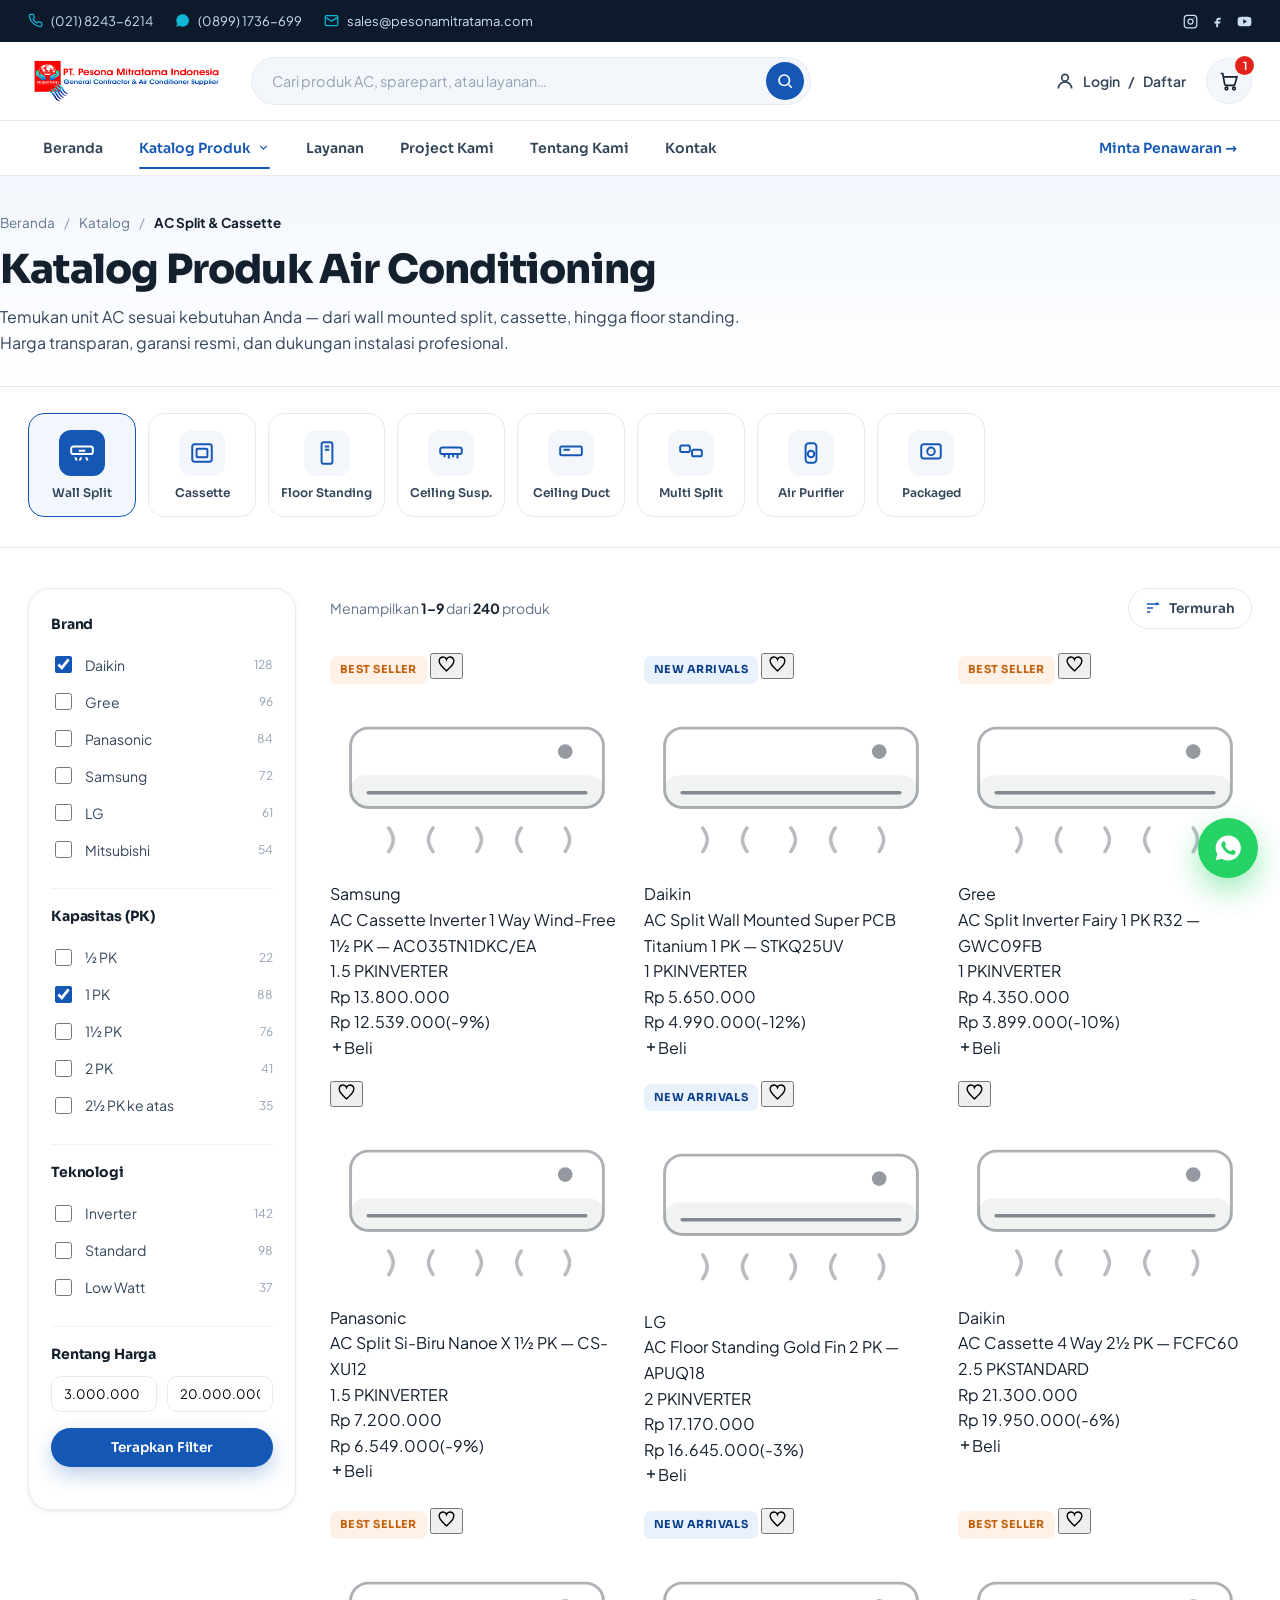
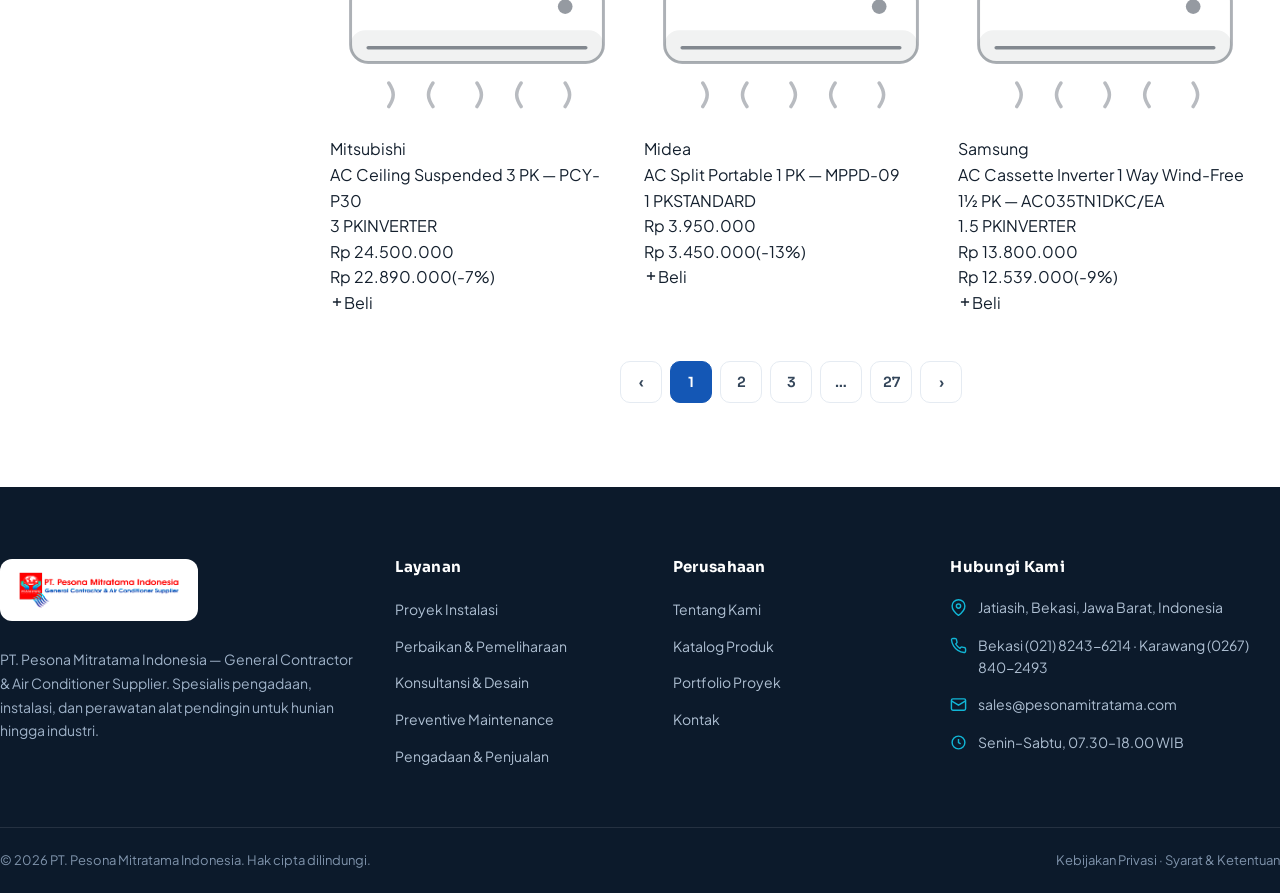
<file: katalog.html>
<!DOCTYPE html>
<html lang="id">
<head>
<meta charset="UTF-8" />
<meta name="viewport" content="width=device-width, initial-scale=1.0" />
<title>Katalog Produk AC — PME Indonesia</title>
<link rel="stylesheet" href="assets/styles.css" />
<style>
.page-hero{background:linear-gradient(180deg,var(--accent-tint),#fff);border-bottom:1px solid var(--line)}
.page-hero .wrap{padding:36px 0 30px}
.crumb{display:flex;align-items:center;gap:9px;font-size:13.5px;color:var(--muted);margin-bottom:14px;flex-wrap:wrap}
.crumb a{color:var(--muted)}.crumb a:hover{color:var(--accent)}
.crumb .sep{color:var(--faint)}.crumb b{color:var(--ink)}
.page-hero h1{font-size:clamp(28px,3.4vw,40px);font-weight:800;letter-spacing:-.02em}
.page-hero p{max-width:760px;margin-top:12px;color:var(--ink-2)}

/* category strip reused */
.cat-strip2{padding:26px 0;border-bottom:1px solid var(--line);background:#fff}
.cat-row{display:flex;gap:12px;overflow:auto;scrollbar-width:none;padding-bottom:4px}
.cat-row::-webkit-scrollbar{display:none}
.cat-pill{flex-shrink:0;display:flex;flex-direction:column;align-items:center;gap:9px;min-width:108px;padding:16px 12px;
  border:1px solid var(--line);border-radius:var(--radius);background:#fff;transition:.18s;cursor:pointer}
.cat-pill:hover,.cat-pill.on{border-color:var(--accent);background:var(--accent-tint)}
.cat-pill .cic{width:46px;height:46px;display:grid;place-items:center;border-radius:12px;background:var(--bg-soft);color:var(--accent)}
.cat-pill.on .cic{background:var(--accent);color:#fff}
.cat-pill .cic svg{width:26px;height:26px}
.cat-pill span{font-family:var(--font-head);font-weight:600;font-size:12px;color:var(--ink-2);text-align:center;line-height:1.25}

/* catalog layout */
.catalog{padding:40px 0 84px}
.catalog .wrap{display:grid;grid-template-columns:268px 1fr;gap:34px;align-items:start}
.filters{position:sticky;top:96px;background:#fff;border:1px solid var(--line);border-radius:var(--radius-lg);padding:8px 22px 22px;box-shadow:var(--shadow-sm)}
.fgroup{padding:20px 0;border-bottom:1px solid var(--line-2)}
.fgroup:last-child{border-bottom:0}
.fgroup h4{font-family:var(--font-head);font-size:14px;font-weight:700;margin-bottom:14px;display:flex;align-items:center;justify-content:space-between}
.fopt{display:flex;align-items:center;gap:10px;padding:7px 0;cursor:pointer;font-size:14px;color:var(--ink-2)}
.fopt input{width:17px;height:17px;accent-color:var(--accent);cursor:pointer}
.fopt .cnt{margin-left:auto;font-size:12px;color:var(--faint)}
.fopt:hover{color:var(--accent)}
.price-range{display:flex;gap:10px;margin-top:6px}
.price-range input{width:100%;padding:9px 12px;border:1px solid var(--line);border-radius:var(--radius-sm);font-family:inherit;font-size:13px;outline:none}
.price-range input:focus{border-color:var(--accent)}
.fapply{width:100%;margin-top:16px}

.cat-main .toolbar{display:flex;align-items:center;justify-content:space-between;gap:16px;margin-bottom:24px;flex-wrap:wrap}
.toolbar .res{font-size:14px;color:var(--muted)}
.toolbar .res b{color:var(--ink)}
.toolbar .right{display:flex;align-items:center;gap:12px}
.sortsel{display:flex;align-items:center;gap:8px;border:1px solid var(--line);border-radius:var(--pill);padding:9px 16px;font-size:13.5px;font-weight:600;font-family:var(--font-head);color:var(--ink-2);cursor:pointer;background:#fff}
.sortsel svg{color:var(--accent)}
.cat-grid-2{display:grid;grid-template-columns:repeat(3,1fr);gap:20px}
.pagination{display:flex;align-items:center;justify-content:center;gap:8px;margin-top:46px}
.pagination button{min-width:42px;height:42px;border-radius:var(--radius-sm);border:1px solid var(--line);background:#fff;
  font-family:var(--font-head);font-weight:600;font-size:14px;color:var(--ink-2);cursor:pointer;transition:.16s;padding:0 8px}
.pagination button:hover{border-color:var(--accent);color:var(--accent)}
.pagination button.on{background:var(--accent);color:#fff;border-color:var(--accent)}

.filter-toggle{display:none}

@media(max-width:1024px){.catalog .wrap{grid-template-columns:1fr}.cat-grid-2{grid-template-columns:repeat(2,1fr)}
  .filters{position:fixed;inset:0 0 0 auto;width:86%;max-width:330px;z-index:120;border-radius:0;transform:translateX(100%);transition:transform .3s;overflow:auto;top:0}
  .filters.open{transform:none}
  .filter-toggle{display:inline-flex}
  .filter-scrim{display:none;position:fixed;inset:0;background:rgba(12,26,43,.5);z-index:119}
  .filter-scrim.open{display:block}}
@media(max-width:640px){.cat-grid-2{grid-template-columns:1fr 1fr;gap:14px}}
@media(max-width:460px){.cat-grid-2{grid-template-columns:1fr}}

/* drawer (shared) */
.drawer{position:fixed;inset:0;z-index:200;visibility:hidden}
.drawer.open{visibility:visible}
.drawer-scrim{position:absolute;inset:0;background:rgba(12,26,43,.5);opacity:0;transition:.25s}
.drawer.open .drawer-scrim{opacity:1}
.drawer-panel{position:absolute;top:0;left:0;bottom:0;width:84%;max-width:330px;background:#fff;padding:24px;transform:translateX(-100%);transition:transform .3s cubic-bezier(.3,.7,.3,1);overflow:auto}
.drawer.open .drawer-panel{transform:none}
.drawer-panel .brand{margin-bottom:24px}
.drawer-panel a{display:block;padding:13px 12px;border-radius:10px;font-family:var(--font-head);font-weight:600;color:var(--ink-2);font-size:15px}
.drawer-panel a:hover{background:var(--accent-tint);color:var(--accent)}
.drawer-panel .dsearch{display:flex;background:var(--bg-soft);border:1px solid var(--line);border-radius:var(--pill);padding:0 6px 0 16px;align-items:center;margin-bottom:18px;height:46px}
.drawer-panel .dsearch input{flex:1;border:0;background:transparent;outline:none;font-family:inherit;font-size:14px}
</style>
</head>
<body>
<div class="topbar">
  <div class="wrap">
    <div class="tb-left">
      <a class="tb-item" href="tel:02182436214"><svg viewBox="0 0 24 24" fill="none" stroke="currentColor" stroke-width="2"><path d="M22 16.92v3a2 2 0 0 1-2.18 2 19.79 19.79 0 0 1-8.63-3.07 19.5 19.5 0 0 1-6-6 19.79 19.79 0 0 1-3.07-8.67A2 2 0 0 1 4.11 2h3a2 2 0 0 1 2 1.72c.13.96.36 1.9.7 2.81a2 2 0 0 1-.45 2.11L8.09 9.91a16 16 0 0 0 6 6l1.27-1.27a2 2 0 0 1 2.11-.45c.9.34 1.85.57 2.81.7A2 2 0 0 1 22 16.92z"/></svg> (021) 8243-6214</a>
      <a class="tb-item" href="https://wa.me/6281289069996"><svg viewBox="0 0 24 24" fill="currentColor"><path d="M12 2a10 10 0 0 0-8.6 15l-1.3 4.8 4.9-1.3A10 10 0 1 0 12 2z"/></svg> (0899) 1736-699</a>
      <a class="tb-item" href="mailto:sales@pesonamitratama.com"><svg viewBox="0 0 24 24" fill="none" stroke="currentColor" stroke-width="2"><rect x="2" y="4" width="20" height="16" rx="2"/><path d="m22 7-10 6L2 7"/></svg> sales@pesonamitratama.com</a>
    </div>
    <div class="tb-right">
      <div class="socials">
        <a href="#" aria-label="Instagram"><svg viewBox="0 0 24 24" fill="none" stroke="currentColor" stroke-width="2"><rect x="2" y="2" width="20" height="20" rx="5"/><circle cx="12" cy="12" r="4"/><circle cx="17.5" cy="6.5" r="1" fill="currentColor" stroke="none"/></svg></a>
        <a href="#" aria-label="Facebook"><svg viewBox="0 0 24 24" fill="currentColor"><path d="M14 9h3V6h-3a4 4 0 0 0-4 4v2H7v3h3v6h3v-6h3l1-3h-4v-2a1 1 0 0 1 1-1z"/></svg></a>
        <a href="#" aria-label="YouTube"><svg viewBox="0 0 24 24" fill="currentColor"><path d="M23 12s0-3.5-.4-5.1a2.7 2.7 0 0 0-1.9-1.9C18.9 4.5 12 4.5 12 4.5s-6.9 0-8.7.5A2.7 2.7 0 0 0 1.4 6.9C1 8.5 1 12 1 12s0 3.5.4 5.1a2.7 2.7 0 0 0 1.9 1.9c1.8.5 8.7.5 8.7.5s6.9 0 8.7-.5a2.7 2.7 0 0 0 1.9-1.9C23 15.5 23 12 23 12zM10 15.5v-7l6 3.5z"/></svg></a>
      </div>
    </div>
  </div>
</div>

<header class="header">
  <div class="wrap">
    <a class="brand" href="index.html"><img src="assets/pme-logo.png" alt="PT. Pesona Mitratama Indonesia" /></a>
    <div class="searchbar">
      <input type="text" placeholder="Cari produk AC, sparepart, atau layanan…" />
      <button aria-label="Cari"><svg width="18" height="18" viewBox="0 0 24 24" fill="none" stroke="currentColor" stroke-width="2.2"><circle cx="11" cy="11" r="7"/><path d="m21 21-4.3-4.3"/></svg></button>
    </div>
    <div class="h-right">
      <div class="h-account">
        <svg width="20" height="20" viewBox="0 0 24 24" fill="none" stroke="currentColor" stroke-width="2"><circle cx="12" cy="8" r="4"/><path d="M4 21a8 8 0 0 1 16 0"/></svg>
        <a class="login-txt" href="#">Login</a><span class="reg-sep">/</span><a href="#">Daftar</a>
      </div>
      <a class="h-cart" href="#"><svg width="20" height="20" viewBox="0 0 24 24" fill="none" stroke="currentColor" stroke-width="2"><circle cx="9" cy="21" r="1.6"/><circle cx="18" cy="21" r="1.6"/><path d="M2 3h2.5l2.2 12.5a2 2 0 0 0 2 1.7h8.5a2 2 0 0 0 2-1.6L21.5 7H6"/></svg><span class="count">1</span></a>
      <button class="hamburger" aria-label="Menu"><span></span><span></span><span></span></button>
    </div>
  </div>
</header>

<nav class="nav">
  <div class="wrap">
    <a href="index.html">Beranda</a>
    <div class="nav-item">
      <a href="katalog.html" class="active">Katalog Produk <svg class="chev" viewBox="0 0 24 24" fill="none" stroke="currentColor" stroke-width="2.4"><path d="m6 9 6 6 6-6"/></svg></a>
      <div class="nav-dropdown">
        <a href="katalog.html?kategori=split-wall">Split Wall</a>
        <a href="katalog.html?kategori=floor-standing">Floor Standing</a>
        <a href="katalog.html?kategori=cassette">Cassette</a>
        <a href="katalog.html?kategori=vrv-vrf">VRV / VRF</a>
        <a href="katalog.html?kategori=ducting">Ducting</a>
        <a href="katalog.html?kategori=chiller">Chiller</a>
      </div>
    </div>
    <a href="layanan.html">Layanan</a>
    <a href="project.html">Project Kami</a>
    <a href="tentang.html">Tentang Kami</a>
    <a href="kontak.html">Kontak</a>
    <a href="kontak.html" class="quote-link">Minta Penawaran →</a>
  </div>
</nav>

<div class="drawer">
  <div class="drawer-scrim"></div>
  <div class="drawer-panel">
    <a class="brand" href="index.html"><img src="assets/pme-logo.png" alt="PME" style="height:40px" /></a>
    <div class="dsearch"><input placeholder="Cari produk…" /><svg width="18" height="18" viewBox="0 0 24 24" fill="none" stroke="#62748A" stroke-width="2.2"><circle cx="11" cy="11" r="7"/><path d="m21 21-4.3-4.3"/></svg></div>
    <a href="index.html">Beranda</a>
    <details class="d-drop" open>
      <summary>Katalog Produk</summary>
      <a href="katalog.html?kategori=split-wall">Split Wall</a>
      <a href="katalog.html?kategori=floor-standing">Floor Standing</a>
      <a href="katalog.html?kategori=cassette">Cassette</a>
      <a href="katalog.html?kategori=vrv-vrf">VRV / VRF</a>
      <a href="katalog.html?kategori=ducting">Ducting</a>
      <a href="katalog.html?kategori=chiller">Chiller</a>
    </details>
    <a href="layanan.html">Layanan</a>
    <a href="project.html">Project Kami</a>
    <a href="tentang.html">Tentang Kami</a>
    <a href="kontak.html">Kontak</a>
    <a href="kontak.html" style="color:var(--accent)">Minta Penawaran →</a>
  </div>
</div>

<!-- page hero -->
<section class="page-hero">
  <div class="wrap">
    <div class="crumb"><a href="index.html">Beranda</a><span class="sep">/</span><a href="katalog.html">Katalog</a><span class="sep">/</span><b>AC Split &amp; Cassette</b></div>
    <h1>Katalog Produk Air Conditioning</h1>
    <p>Temukan unit AC sesuai kebutuhan Anda — dari wall mounted split, cassette, hingga floor standing. Harga transparan, garansi resmi, dan dukungan instalasi profesional.</p>
  </div>
</section>

<!-- category strip -->
<div class="cat-strip2">
  <div class="wrap">
    <div class="cat-row">
      <div class="cat-pill on"><span class="cic"><svg viewBox="0 0 24 24" fill="none" stroke="currentColor" stroke-width="1.8"><rect x="2" y="6" width="20" height="7" rx="2"/><path d="M6 16c0 1.5 1 2 1 3M11 16c0 1.5-1 2-1 3M16 16c0 1.5 1 2 1 3M6 10h.01M9 10h6"/></svg></span><span>Wall Split</span></div>
      <div class="cat-pill"><span class="cic"><svg viewBox="0 0 24 24" fill="none" stroke="currentColor" stroke-width="1.8"><rect x="3" y="4" width="18" height="16" rx="2"/><rect x="7" y="8" width="10" height="8" rx="1"/></svg></span><span>Cassette</span></div>
      <div class="cat-pill"><span class="cic"><svg viewBox="0 0 24 24" fill="none" stroke="currentColor" stroke-width="1.8"><rect x="7" y="2" width="10" height="20" rx="2"/><path d="M10 6h4M10 9h4"/></svg></span><span>Floor Standing</span></div>
      <div class="cat-pill"><span class="cic"><svg viewBox="0 0 24 24" fill="none" stroke="currentColor" stroke-width="1.8"><rect x="2" y="7" width="20" height="6" rx="2"/><path d="M6 13v3M10 13v4M14 13v3M18 13v4"/></svg></span><span>Ceiling Susp.</span></div>
      <div class="cat-pill"><span class="cic"><svg viewBox="0 0 24 24" fill="none" stroke="currentColor" stroke-width="1.8"><rect x="2" y="6" width="20" height="8" rx="1.5"/><path d="M5 9h6"/></svg></span><span>Ceiling Duct</span></div>
      <div class="cat-pill"><span class="cic"><svg viewBox="0 0 24 24" fill="none" stroke="currentColor" stroke-width="1.8"><rect x="2" y="5" width="9" height="6" rx="1.5"/><rect x="13" y="9" width="9" height="6" rx="1.5"/></svg></span><span>Multi Split</span></div>
      <div class="cat-pill"><span class="cic"><svg viewBox="0 0 24 24" fill="none" stroke="currentColor" stroke-width="1.8"><rect x="7" y="3" width="10" height="18" rx="3"/><circle cx="12" cy="13" r="3"/></svg></span><span>Air Purifier</span></div>
      <div class="cat-pill"><span class="cic"><svg viewBox="0 0 24 24" fill="none" stroke="currentColor" stroke-width="1.8"><rect x="3" y="4" width="18" height="13" rx="2"/><circle cx="12" cy="10.5" r="3.5"/></svg></span><span>Packaged</span></div>
    </div>
  </div>
</div>

<!-- catalog -->
<section class="catalog">
  <div class="wrap">
    <aside class="filters" id="filters">
      <div class="fgroup">
        <h4>Brand</h4>
        <label class="fopt"><input type="checkbox" checked /> Daikin <span class="cnt">128</span></label>
        <label class="fopt"><input type="checkbox" /> Gree <span class="cnt">96</span></label>
        <label class="fopt"><input type="checkbox" /> Panasonic <span class="cnt">84</span></label>
        <label class="fopt"><input type="checkbox" /> Samsung <span class="cnt">72</span></label>
        <label class="fopt"><input type="checkbox" /> LG <span class="cnt">61</span></label>
        <label class="fopt"><input type="checkbox" /> Mitsubishi <span class="cnt">54</span></label>
      </div>
      <div class="fgroup">
        <h4>Kapasitas (PK)</h4>
        <label class="fopt"><input type="checkbox" /> ½ PK <span class="cnt">22</span></label>
        <label class="fopt"><input type="checkbox" checked /> 1 PK <span class="cnt">88</span></label>
        <label class="fopt"><input type="checkbox" /> 1½ PK <span class="cnt">76</span></label>
        <label class="fopt"><input type="checkbox" /> 2 PK <span class="cnt">41</span></label>
        <label class="fopt"><input type="checkbox" /> 2½ PK ke atas <span class="cnt">35</span></label>
      </div>
      <div class="fgroup">
        <h4>Teknologi</h4>
        <label class="fopt"><input type="checkbox" /> Inverter <span class="cnt">142</span></label>
        <label class="fopt"><input type="checkbox" /> Standard <span class="cnt">98</span></label>
        <label class="fopt"><input type="checkbox" /> Low Watt <span class="cnt">37</span></label>
      </div>
      <div class="fgroup">
        <h4>Rentang Harga</h4>
        <div class="price-range"><input placeholder="Min" value="3.000.000" /><input placeholder="Max" value="20.000.000" /></div>
        <button class="btn btn-primary btn-sm fapply">Terapkan Filter</button>
      </div>
    </aside>

    <div class="cat-main">
      <div class="toolbar">
        <div class="res">Menampilkan <b>1–9</b> dari <b>240</b> produk</div>
        <div class="right">
          <button class="filter-toggle btn btn-ghost btn-sm" id="filterBtn"><svg width="16" height="16" viewBox="0 0 24 24" fill="none" stroke="currentColor" stroke-width="2"><path d="M4 6h16M7 12h10M10 18h4"/></svg> Filter</button>
          <div class="sortsel"><svg width="16" height="16" viewBox="0 0 24 24" fill="none" stroke="currentColor" stroke-width="2"><path d="M3 6h13M3 12h9M3 18h5M18 8V4M18 4l-3 3M18 4l3 3"/></svg> Termurah</div>
        </div>
      </div>
      <div class="cat-grid-2" id="cat-products"></div>
      <div class="pagination">
        <button>‹</button>
        <button class="on">1</button>
        <button>2</button>
        <button>3</button>
        <button>…</button>
        <button>27</button>
        <button>›</button>
      </div>
    </div>
  </div>
</section>

<div class="filter-scrim" id="filterScrim"></div>

<footer class="footer">
  <div class="ftop wrap">
    <div class="fgrid">
      <div>
        <div class="flogo"><img src="assets/pme-logo.png" alt="PME" /></div>
        <p>PT. Pesona Mitratama Indonesia — General Contractor &amp; Air Conditioner Supplier. Spesialis pengadaan, instalasi, dan perawatan alat pendingin untuk hunian hingga industri.</p>
      </div>
      <div>
        <h4>Layanan</h4>
        <ul class="fmenu"><li><a href="layanan.html">Proyek Instalasi</a></li><li><a href="layanan.html">Perbaikan &amp; Pemeliharaan</a></li><li><a href="layanan.html">Konsultansi &amp; Desain</a></li><li><a href="layanan.html">Preventive Maintenance</a></li><li><a href="katalog.html">Pengadaan &amp; Penjualan</a></li></ul>
      </div>
      <div>
        <h4>Perusahaan</h4>
        <ul class="fmenu"><li><a href="tentang.html">Tentang Kami</a></li><li><a href="katalog.html">Katalog Produk</a></li><li><a href="project.html">Portfolio Proyek</a></li><li><a href="kontak.html">Kontak</a></li></ul>
      </div>
      <div>
        <h4>Hubungi Kami</h4>
        <ul class="fcontact">
          <li><svg viewBox="0 0 24 24" fill="none" stroke="currentColor" stroke-width="2"><path d="M21 10c0 7-9 13-9 13s-9-6-9-13a9 9 0 0 1 18 0z"/><circle cx="12" cy="10" r="3"/></svg> Jatiasih, Bekasi, Jawa Barat, Indonesia</li>
          <li><svg viewBox="0 0 24 24" fill="none" stroke="currentColor" stroke-width="2"><path d="M22 16.92v3a2 2 0 0 1-2.18 2 19.79 19.79 0 0 1-8.63-3.07 19.5 19.5 0 0 1-6-6A19.79 19.79 0 0 1 2.12 4.18 2 2 0 0 1 4.11 2h3a2 2 0 0 1 2 1.72c.13.96.36 1.9.7 2.81a2 2 0 0 1-.45 2.11L8.09 9.91a16 16 0 0 0 6 6l1.27-1.27a2 2 0 0 1 2.11-.45c.9.34 1.85.57 2.81.7A2 2 0 0 1 22 16.92z"/></svg> Bekasi (021) 8243-6214 &middot; Karawang (0267) 840-2493</li>
          <li><svg viewBox="0 0 24 24" fill="none" stroke="currentColor" stroke-width="2"><rect x="2" y="4" width="20" height="16" rx="2"/><path d="m22 7-10 6L2 7"/></svg> sales@pesonamitratama.com</li>
          <li><svg viewBox="0 0 24 24" fill="none" stroke="currentColor" stroke-width="2"><circle cx="12" cy="12" r="9"/><path d="M12 7v5l3 2"/></svg> Senin–Sabtu, 07.30–18.00 WIB</li>
        </ul>
      </div>
    </div>
  </div>
  <div class="fbot wrap">
    <span>© 2026 PT. Pesona Mitratama Indonesia. Hak cipta dilindungi.</span>
    <span>Kebijakan Privasi &middot; Syarat &amp; Ketentuan</span>
  </div>
</footer>

<a class="wa-fab" href="https://wa.me/6281289069996" aria-label="WhatsApp"><svg viewBox="0 0 24 24" fill="currentColor"><path d="M12 2a10 10 0 0 0-8.6 15l-1.3 4.8 4.9-1.3A10 10 0 1 0 12 2zm5.8 14.2c-.2.7-1.2 1.3-1.7 1.3-.4 0-1 .1-3.4-.9-2.9-1.3-4.7-4.3-4.9-4.5-.1-.2-1.1-1.5-1.1-2.9s.7-2 1-2.3c.2-.3.5-.3.7-.3h.5c.2 0 .4 0 .6.5l.8 2c.1.1.1.3 0 .5l-.4.6c-.2.2-.4.4-.2.7.2.3.8 1.3 1.7 2.1 1.2 1 2.1 1.4 2.4 1.5.2.1.4.1.6-.1l.7-.9c.2-.2.4-.2.6-.1l1.9.9c.2.1.4.2.4.3.1.1.1.6-.1 1.3z"/></svg></a>

<script src="image-slot.js"></script>
<script src="assets/products.js"></script>
<script src="assets/tweaks.js"></script>
<script src="assets/site.js"></script>
<script>
(function(){
  var host = document.getElementById('cat-products');
  if(host && window.PME_PRODUCTS){
    // repeat the catalog to fill the page
    var list = window.PME_PRODUCTS.concat(window.PME_PRODUCTS).slice(0,9);
    list.forEach(function(p){ host.insertAdjacentHTML('beforeend', window.pmeProductCard(p)); });
  }
  // mobile filter drawer
  var fb=document.getElementById('filterBtn'), f=document.getElementById('filters'), sc=document.getElementById('filterScrim');
  if(fb){ fb.onclick=function(){ f.classList.add('open'); sc.classList.add('open'); }; sc.onclick=function(){ f.classList.remove('open'); sc.classList.remove('open'); }; }
})();
</script>
</body>
</html>
</file>
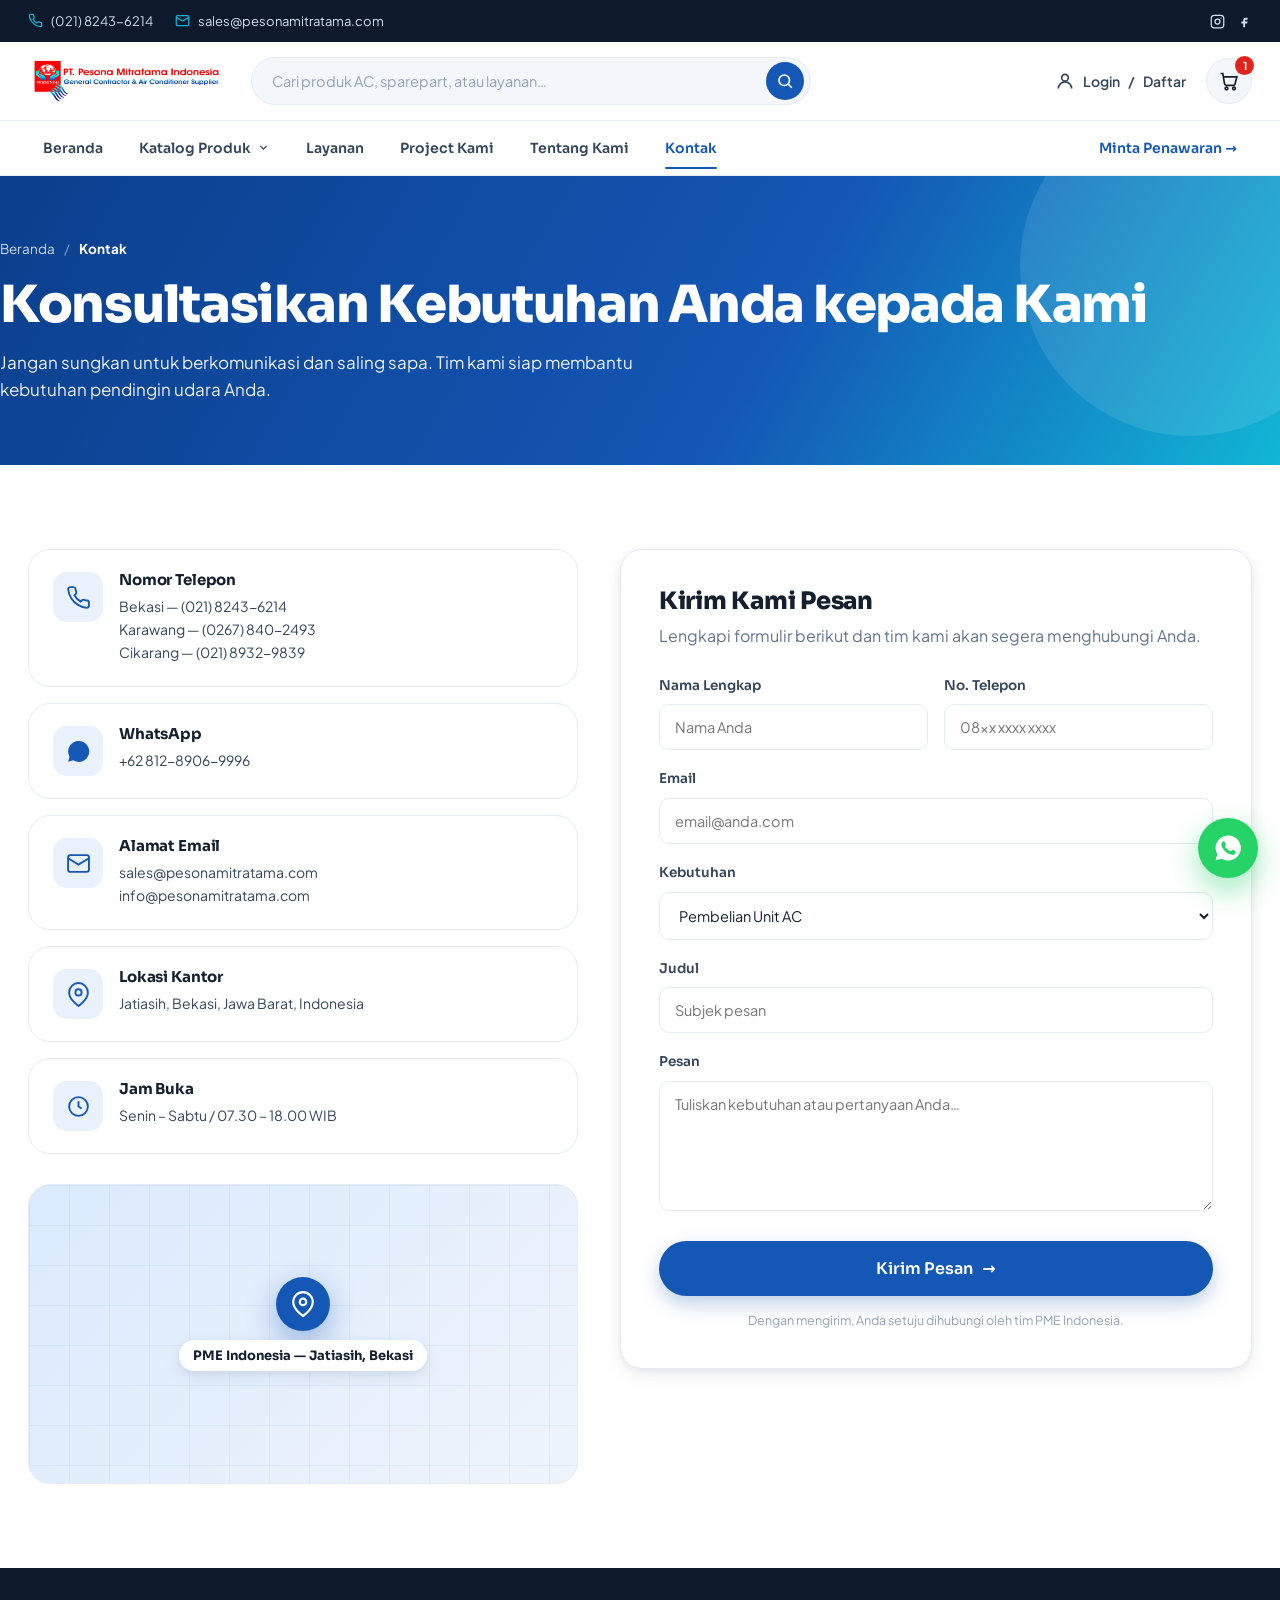
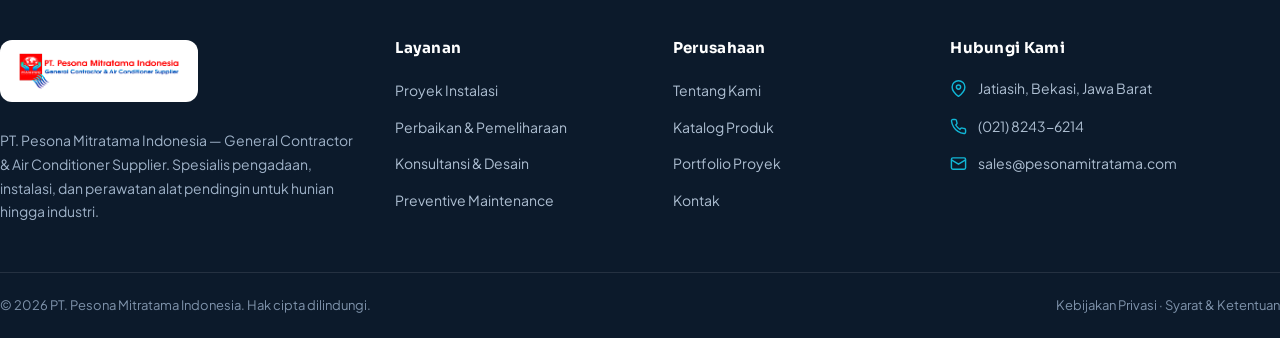
<file: kontak.html>
<!DOCTYPE html>
<html lang="id">
<head>
<meta charset="UTF-8" />
<meta name="viewport" content="width=device-width, initial-scale=1.0" />
<title>Kontak — PME Indonesia</title>
<link rel="stylesheet" href="assets/styles.css" />
<style>
.page-hero{position:relative;overflow:hidden;background:linear-gradient(120deg,var(--accent-700),var(--accent) 60%,var(--cyan));color:#fff}
.page-hero::after{content:"";position:absolute;right:-80px;top:-80px;width:340px;height:340px;border-radius:50%;background:rgba(255,255,255,.1)}
.page-hero .wrap{padding:62px 0;position:relative}
.page-hero .crumb{display:flex;gap:9px;font-size:13.5px;color:rgba(255,255,255,.8);margin-bottom:16px;flex-wrap:wrap}
.page-hero .crumb a{color:rgba(255,255,255,.8)}.page-hero .crumb .sep{opacity:.6}.page-hero .crumb b{color:#fff}
.page-hero h1{color:#fff;font-size:clamp(32px,4vw,52px);font-weight:800;letter-spacing:-.025em}
.page-hero p{color:rgba(255,255,255,.92);max-width:640px;margin-top:16px;font-size:17px}

.contact-grid{display:grid;grid-template-columns:1fr 1.15fr;gap:42px;align-items:start}
.ci-cards{display:flex;flex-direction:column;gap:16px}
.ci{display:flex;gap:16px;background:#fff;border:1px solid var(--line);border-radius:var(--radius-lg);padding:22px 24px;transition:.2s}
.ci:hover{box-shadow:var(--shadow-md);border-color:var(--accent-soft)}
.ci .ic{width:50px;height:50px;border-radius:14px;background:var(--accent-soft);color:var(--accent);display:grid;place-items:center;flex-shrink:0}
.ci .ic svg{width:25px;height:25px}
.ci h4{font-family:var(--font-head);font-size:15px;font-weight:700;margin-bottom:6px}
.ci p,.ci a{font-size:14px;color:var(--ink-2);line-height:1.65;display:block}
.ci a:hover{color:var(--accent)}

.form-card{background:#fff;border:1px solid var(--line);border-radius:var(--radius-lg);padding:38px;box-shadow:var(--shadow-md)}
.form-card h3{font-size:24px;font-weight:800;letter-spacing:-.01em;margin-bottom:8px}
.form-card .sub{color:var(--muted);margin-bottom:26px}
.frow{display:grid;grid-template-columns:1fr 1fr;gap:16px}
.field{margin-bottom:18px}
.field label{display:block;font-family:var(--font-head);font-weight:600;font-size:13.5px;color:var(--ink-2);margin-bottom:8px}
.field input,.field textarea,.field select{width:100%;padding:13px 15px;border:1.5px solid var(--line);border-radius:var(--radius-sm);
  font-family:inherit;font-size:14.5px;color:var(--ink);outline:none;transition:.18s;background:#fff}
.field input:focus,.field textarea:focus,.field select:focus{border-color:var(--accent);box-shadow:0 0 0 4px var(--accent-tint)}
.field textarea{resize:vertical;min-height:130px}
.form-card .submit{width:100%;margin-top:6px}
.form-note{font-size:12.5px;color:var(--faint);margin-top:14px;text-align:center}

.map{margin-top:30px;border-radius:var(--radius-lg);overflow:hidden;border:1px solid var(--line);height:300px;position:relative;
  background:linear-gradient(135deg,#dbeafe,#eef4fb)}
.map .pin{position:absolute;left:50%;top:46%;transform:translate(-50%,-50%);text-align:center}
.map .pin .dot{width:54px;height:54px;border-radius:50%;background:var(--accent);display:grid;place-items:center;color:#fff;box-shadow:0 10px 30px rgba(20,87,181,.4);margin:0 auto 10px;animation:pulse 2.4s infinite}
.map .pin .dot svg{width:26px;height:26px}
.map .pin b{font-family:var(--font-head);background:#fff;padding:7px 14px;border-radius:var(--pill);box-shadow:var(--shadow-md);font-size:13px}
.map .grid-bg{position:absolute;inset:0;background-image:linear-gradient(rgba(20,87,181,.06) 1px,transparent 1px),linear-gradient(90deg,rgba(20,87,181,.06) 1px,transparent 1px);background-size:40px 40px}
@keyframes pulse{0%,100%{box-shadow:0 10px 30px rgba(20,87,181,.4),0 0 0 0 rgba(20,87,181,.3)}50%{box-shadow:0 10px 30px rgba(20,87,181,.4),0 0 0 18px rgba(20,87,181,0)}}

@media(max-width:900px){.contact-grid{grid-template-columns:1fr;gap:30px}}
@media(max-width:560px){.frow{grid-template-columns:1fr}.form-card{padding:26px}}

.drawer{position:fixed;inset:0;z-index:200;visibility:hidden}.drawer.open{visibility:visible}
.drawer-scrim{position:absolute;inset:0;background:rgba(12,26,43,.5);opacity:0;transition:.25s}.drawer.open .drawer-scrim{opacity:1}
.drawer-panel{position:absolute;top:0;left:0;bottom:0;width:84%;max-width:330px;background:#fff;padding:24px;transform:translateX(-100%);transition:transform .3s cubic-bezier(.3,.7,.3,1);overflow:auto}
.drawer.open .drawer-panel{transform:none}.drawer-panel .brand{margin-bottom:24px}
.drawer-panel a{display:block;padding:13px 12px;border-radius:10px;font-family:var(--font-head);font-weight:600;color:var(--ink-2);font-size:15px}
.drawer-panel a:hover{background:var(--accent-tint);color:var(--accent)}
</style>
</head>
<body>
<div class="topbar"><div class="wrap"><div class="tb-left"><a class="tb-item" href="tel:02182436214"><svg viewBox="0 0 24 24" fill="none" stroke="currentColor" stroke-width="2"><path d="M22 16.92v3a2 2 0 0 1-2.18 2 19.79 19.79 0 0 1-8.63-3.07 19.5 19.5 0 0 1-6-6 19.79 19.79 0 0 1-3.07-8.67A2 2 0 0 1 4.11 2h3a2 2 0 0 1 2 1.72c.13.96.36 1.9.7 2.81a2 2 0 0 1-.45 2.11L8.09 9.91a16 16 0 0 0 6 6l1.27-1.27a2 2 0 0 1 2.11-.45c.9.34 1.85.57 2.81.7A2 2 0 0 1 22 16.92z"/></svg> (021) 8243-6214</a><a class="tb-item" href="mailto:sales@pesonamitratama.com"><svg viewBox="0 0 24 24" fill="none" stroke="currentColor" stroke-width="2"><rect x="2" y="4" width="20" height="16" rx="2"/><path d="m22 7-10 6L2 7"/></svg> sales@pesonamitratama.com</a></div><div class="tb-right"><div class="socials"><a href="#" aria-label="Instagram"><svg viewBox="0 0 24 24" fill="none" stroke="currentColor" stroke-width="2"><rect x="2" y="2" width="20" height="20" rx="5"/><circle cx="12" cy="12" r="4"/><circle cx="17.5" cy="6.5" r="1" fill="currentColor" stroke="none"/></svg></a><a href="#" aria-label="Facebook"><svg viewBox="0 0 24 24" fill="currentColor"><path d="M14 9h3V6h-3a4 4 0 0 0-4 4v2H7v3h3v6h3v-6h3l1-3h-4v-2a1 1 0 0 1 1-1z"/></svg></a></div></div></div></div>

<header class="header"><div class="wrap"><a class="brand" href="index.html"><img src="assets/pme-logo.png" alt="PT. Pesona Mitratama Indonesia" /></a><div class="searchbar"><input type="text" placeholder="Cari produk AC, sparepart, atau layanan…" /><button aria-label="Cari"><svg width="18" height="18" viewBox="0 0 24 24" fill="none" stroke="currentColor" stroke-width="2.2"><circle cx="11" cy="11" r="7"/><path d="m21 21-4.3-4.3"/></svg></button></div><div class="h-right"><div class="h-account"><svg width="20" height="20" viewBox="0 0 24 24" fill="none" stroke="currentColor" stroke-width="2"><circle cx="12" cy="8" r="4"/><path d="M4 21a8 8 0 0 1 16 0"/></svg><a class="login-txt" href="#">Login</a><span class="reg-sep">/</span><a href="#">Daftar</a></div><a class="h-cart" href="#"><svg width="20" height="20" viewBox="0 0 24 24" fill="none" stroke="currentColor" stroke-width="2"><circle cx="9" cy="21" r="1.6"/><circle cx="18" cy="21" r="1.6"/><path d="M2 3h2.5l2.2 12.5a2 2 0 0 0 2 1.7h8.5a2 2 0 0 0 2-1.6L21.5 7H6"/></svg><span class="count">1</span></a><button class="hamburger" aria-label="Menu"><span></span><span></span><span></span></button></div></div></header>

<nav class="nav"><div class="wrap"><a href="index.html">Beranda</a><div class="nav-item"><a href="katalog.html">Katalog Produk <svg class="chev" viewBox="0 0 24 24" fill="none" stroke="currentColor" stroke-width="2.4"><path d="m6 9 6 6 6-6"/></svg></a><div class="nav-dropdown"><a href="katalog.html?kategori=split-wall">Split Wall</a><a href="katalog.html?kategori=floor-standing">Floor Standing</a><a href="katalog.html?kategori=cassette">Cassette</a><a href="katalog.html?kategori=vrv-vrf">VRV / VRF</a><a href="katalog.html?kategori=ducting">Ducting</a><a href="katalog.html?kategori=chiller">Chiller</a></div></div><a href="layanan.html">Layanan</a><a href="project.html">Project Kami</a><a href="tentang.html">Tentang Kami</a><a href="kontak.html" class="active">Kontak</a><a href="kontak.html" class="quote-link">Minta Penawaran →</a></div></nav>

<div class="drawer"><div class="drawer-scrim"></div><div class="drawer-panel"><a class="brand" href="index.html"><img src="assets/pme-logo.png" alt="PME" style="height:40px" /></a><a href="index.html">Beranda</a><details class="d-drop"><summary>Katalog Produk</summary><a href="katalog.html?kategori=split-wall">Split Wall</a><a href="katalog.html?kategori=floor-standing">Floor Standing</a><a href="katalog.html?kategori=cassette">Cassette</a><a href="katalog.html?kategori=vrv-vrf">VRV / VRF</a><a href="katalog.html?kategori=ducting">Ducting</a><a href="katalog.html?kategori=chiller">Chiller</a></details><a href="layanan.html">Layanan</a><a href="project.html">Project Kami</a><a href="tentang.html">Tentang Kami</a><a href="kontak.html" class="active">Kontak</a><a href="kontak.html" style="color:var(--accent)">Minta Penawaran →</a></div></div>

<section class="page-hero">
  <div class="wrap">
    <div class="crumb"><a href="index.html">Beranda</a><span class="sep">/</span><b>Kontak</b></div>
    <h1>Konsultasikan Kebutuhan Anda kepada Kami</h1>
    <p>Jangan sungkan untuk berkomunikasi dan saling sapa. Tim kami siap membantu kebutuhan pendingin udara Anda.</p>
  </div>
</section>

<section class="section">
  <div class="wrap">
    <div class="contact-grid">
      <!-- info -->
      <div>
        <div class="ci-cards">
          <div class="ci reveal"><div class="ic"><svg viewBox="0 0 24 24" fill="none" stroke="currentColor" stroke-width="1.8"><path d="M22 16.92v3a2 2 0 0 1-2.18 2 19.79 19.79 0 0 1-8.63-3.07 19.5 19.5 0 0 1-6-6 19.79 19.79 0 0 1-3.07-8.67A2 2 0 0 1 4.11 2h3a2 2 0 0 1 2 1.72c.13.96.36 1.9.7 2.81a2 2 0 0 1-.45 2.11L8.09 9.91a16 16 0 0 0 6 6l1.27-1.27a2 2 0 0 1 2.11-.45c.9.34 1.85.57 2.81.7A2 2 0 0 1 22 16.92z"/></svg></div>
            <div><h4>Nomor Telepon</h4><a href="tel:02182436214">Bekasi — (021) 8243-6214</a><a href="tel:02678402493">Karawang — (0267) 840-2493</a><a href="tel:02189329839">Cikarang — (021) 8932-9839</a></div></div>
          <div class="ci reveal"><div class="ic"><svg viewBox="0 0 24 24" fill="currentColor"><path d="M12 2a10 10 0 0 0-8.6 15l-1.3 4.8 4.9-1.3A10 10 0 1 0 12 2z"/></svg></div>
            <div><h4>WhatsApp</h4><a href="https://wa.me/6281289069996">+62 812-8906-9996</a></div></div>
          <div class="ci reveal"><div class="ic"><svg viewBox="0 0 24 24" fill="none" stroke="currentColor" stroke-width="1.8"><rect x="2" y="4" width="20" height="16" rx="2"/><path d="m22 7-10 6L2 7"/></svg></div>
            <div><h4>Alamat Email</h4><a href="mailto:sales@pesonamitratama.com">sales@pesonamitratama.com</a><a href="mailto:info@pesonamitratama.com">info@pesonamitratama.com</a></div></div>
          <div class="ci reveal"><div class="ic"><svg viewBox="0 0 24 24" fill="none" stroke="currentColor" stroke-width="1.8"><path d="M21 10c0 7-9 13-9 13s-9-6-9-13a9 9 0 0 1 18 0z"/><circle cx="12" cy="10" r="3"/></svg></div>
            <div><h4>Lokasi Kantor</h4><p>Jatiasih, Bekasi, Jawa Barat, Indonesia</p></div></div>
          <div class="ci reveal"><div class="ic"><svg viewBox="0 0 24 24" fill="none" stroke="currentColor" stroke-width="1.8"><circle cx="12" cy="12" r="9"/><path d="M12 7v5l3 2"/></svg></div>
            <div><h4>Jam Buka</h4><p>Senin – Sabtu / 07.30 – 18.00 WIB</p></div></div>
        </div>
        <div class="map reveal">
          <div class="grid-bg"></div>
          <div class="pin"><div class="dot"><svg viewBox="0 0 24 24" fill="none" stroke="currentColor" stroke-width="2"><path d="M21 10c0 7-9 13-9 13s-9-6-9-13a9 9 0 0 1 18 0z"/><circle cx="12" cy="10" r="3"/></svg></div><b>PME Indonesia — Jatiasih, Bekasi</b></div>
        </div>
      </div>

      <!-- form -->
      <div class="form-card reveal">
        <h3>Kirim Kami Pesan</h3>
        <p class="sub">Lengkapi formulir berikut dan tim kami akan segera menghubungi Anda.</p>
        <form id="contactForm">
          <div class="frow">
            <div class="field"><label>Nama Lengkap</label><input required placeholder="Nama Anda" /></div>
            <div class="field"><label>No. Telepon</label><input required placeholder="08xx xxxx xxxx" /></div>
          </div>
          <div class="field"><label>Email</label><input type="email" required placeholder="email@anda.com" /></div>
          <div class="field"><label>Kebutuhan</label><select><option>Pembelian Unit AC</option><option>Jasa Instalasi</option><option>Perbaikan &amp; Maintenance</option><option>Konsultansi &amp; Desain</option><option>Penawaran Proyek</option><option>Lainnya</option></select></div>
          <div class="field"><label>Judul</label><input placeholder="Subjek pesan" /></div>
          <div class="field"><label>Pesan</label><textarea required placeholder="Tuliskan kebutuhan atau pertanyaan Anda…"></textarea></div>
          <button type="submit" class="btn btn-primary btn-lg submit">Kirim Pesan <span class="ar">→</span></button>
          <p class="form-note">Dengan mengirim, Anda setuju dihubungi oleh tim PME Indonesia.</p>
        </form>
      </div>
    </div>
  </div>
</section>

<footer class="footer">
  <div class="ftop wrap"><div class="fgrid">
    <div><div class="flogo"><img src="assets/pme-logo.png" alt="PME" /></div><p>PT. Pesona Mitratama Indonesia — General Contractor &amp; Air Conditioner Supplier. Spesialis pengadaan, instalasi, dan perawatan alat pendingin untuk hunian hingga industri.</p></div>
    <div><h4>Layanan</h4><ul class="fmenu"><li><a href="layanan.html">Proyek Instalasi</a></li><li><a href="layanan.html">Perbaikan &amp; Pemeliharaan</a></li><li><a href="layanan.html">Konsultansi &amp; Desain</a></li><li><a href="layanan.html">Preventive Maintenance</a></li></ul></div>
    <div><h4>Perusahaan</h4><ul class="fmenu"><li><a href="tentang.html">Tentang Kami</a></li><li><a href="katalog.html">Katalog Produk</a></li><li><a href="project.html">Portfolio Proyek</a></li><li><a href="kontak.html">Kontak</a></li></ul></div>
    <div><h4>Hubungi Kami</h4><ul class="fcontact"><li><svg viewBox="0 0 24 24" fill="none" stroke="currentColor" stroke-width="2"><path d="M21 10c0 7-9 13-9 13s-9-6-9-13a9 9 0 0 1 18 0z"/><circle cx="12" cy="10" r="3"/></svg> Jatiasih, Bekasi, Jawa Barat</li><li><svg viewBox="0 0 24 24" fill="none" stroke="currentColor" stroke-width="2"><path d="M22 16.92v3a2 2 0 0 1-2.18 2 19.79 19.79 0 0 1-8.63-3.07 19.5 19.5 0 0 1-6-6A19.79 19.79 0 0 1 2.12 4.18 2 2 0 0 1 4.11 2h3a2 2 0 0 1 2 1.72c.13.96.36 1.9.7 2.81a2 2 0 0 1-.45 2.11L8.09 9.91a16 16 0 0 0 6 6l1.27-1.27a2 2 0 0 1 2.11-.45c.9.34 1.85.57 2.81.7A2 2 0 0 1 22 16.92z"/></svg> (021) 8243-6214</li><li><svg viewBox="0 0 24 24" fill="none" stroke="currentColor" stroke-width="2"><rect x="2" y="4" width="20" height="16" rx="2"/><path d="m22 7-10 6L2 7"/></svg> sales@pesonamitratama.com</li></ul></div>
  </div></div>
  <div class="fbot wrap"><span>© 2026 PT. Pesona Mitratama Indonesia. Hak cipta dilindungi.</span><span>Kebijakan Privasi &middot; Syarat &amp; Ketentuan</span></div>
</footer>

<a class="wa-fab" href="https://wa.me/6281289069996" aria-label="WhatsApp"><svg viewBox="0 0 24 24" fill="currentColor"><path d="M12 2a10 10 0 0 0-8.6 15l-1.3 4.8 4.9-1.3A10 10 0 1 0 12 2zm5.8 14.2c-.2.7-1.2 1.3-1.7 1.3-.4 0-1 .1-3.4-.9-2.9-1.3-4.7-4.3-4.9-4.5-.1-.2-1.1-1.5-1.1-2.9s.7-2 1-2.3c.2-.3.5-.3.7-.3h.5c.2 0 .4 0 .6.5l.8 2c.1.1.1.3 0 .5l-.4.6c-.2.2-.4.4-.2.7.2.3.8 1.3 1.7 2.1 1.2 1 2.1 1.4 2.4 1.5.2.1.4.1.6-.1l.7-.9c.2-.2.4-.2.6-.1l1.9.9c.2.1.4.2.4.3.1.1.1.6-.1 1.3z"/></svg></a>

<script src="assets/tweaks.js"></script>
<script src="assets/site.js"></script>
<script>
document.getElementById('contactForm').addEventListener('submit',function(e){
  e.preventDefault();
  var b=this.querySelector('.submit');
  b.innerHTML='✓ Pesan Terkirim';b.style.background='#0B8A4F';
  setTimeout(function(){ b.innerHTML='Kirim Pesan <span class="ar">→</span>';b.style.background=''; e.target.reset(); },2200);
});
</script>
</body>
</html>
</file>
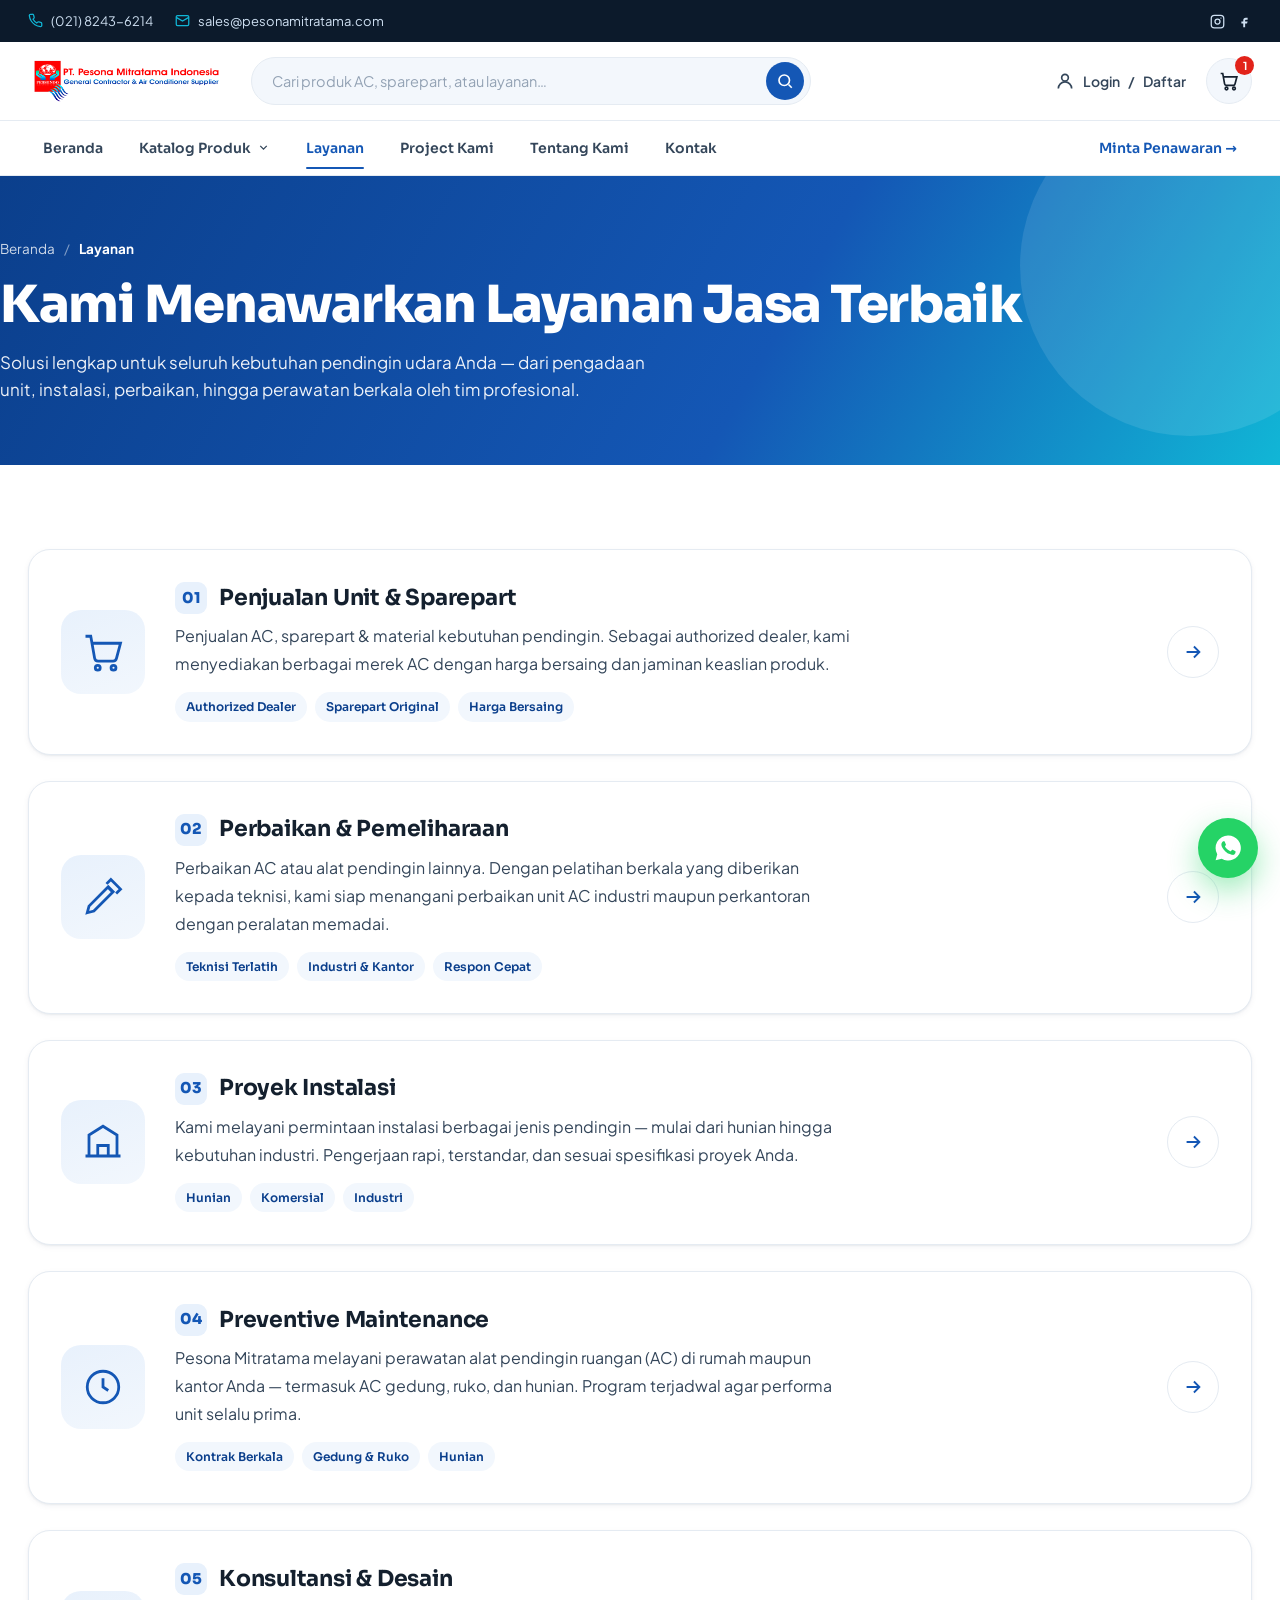
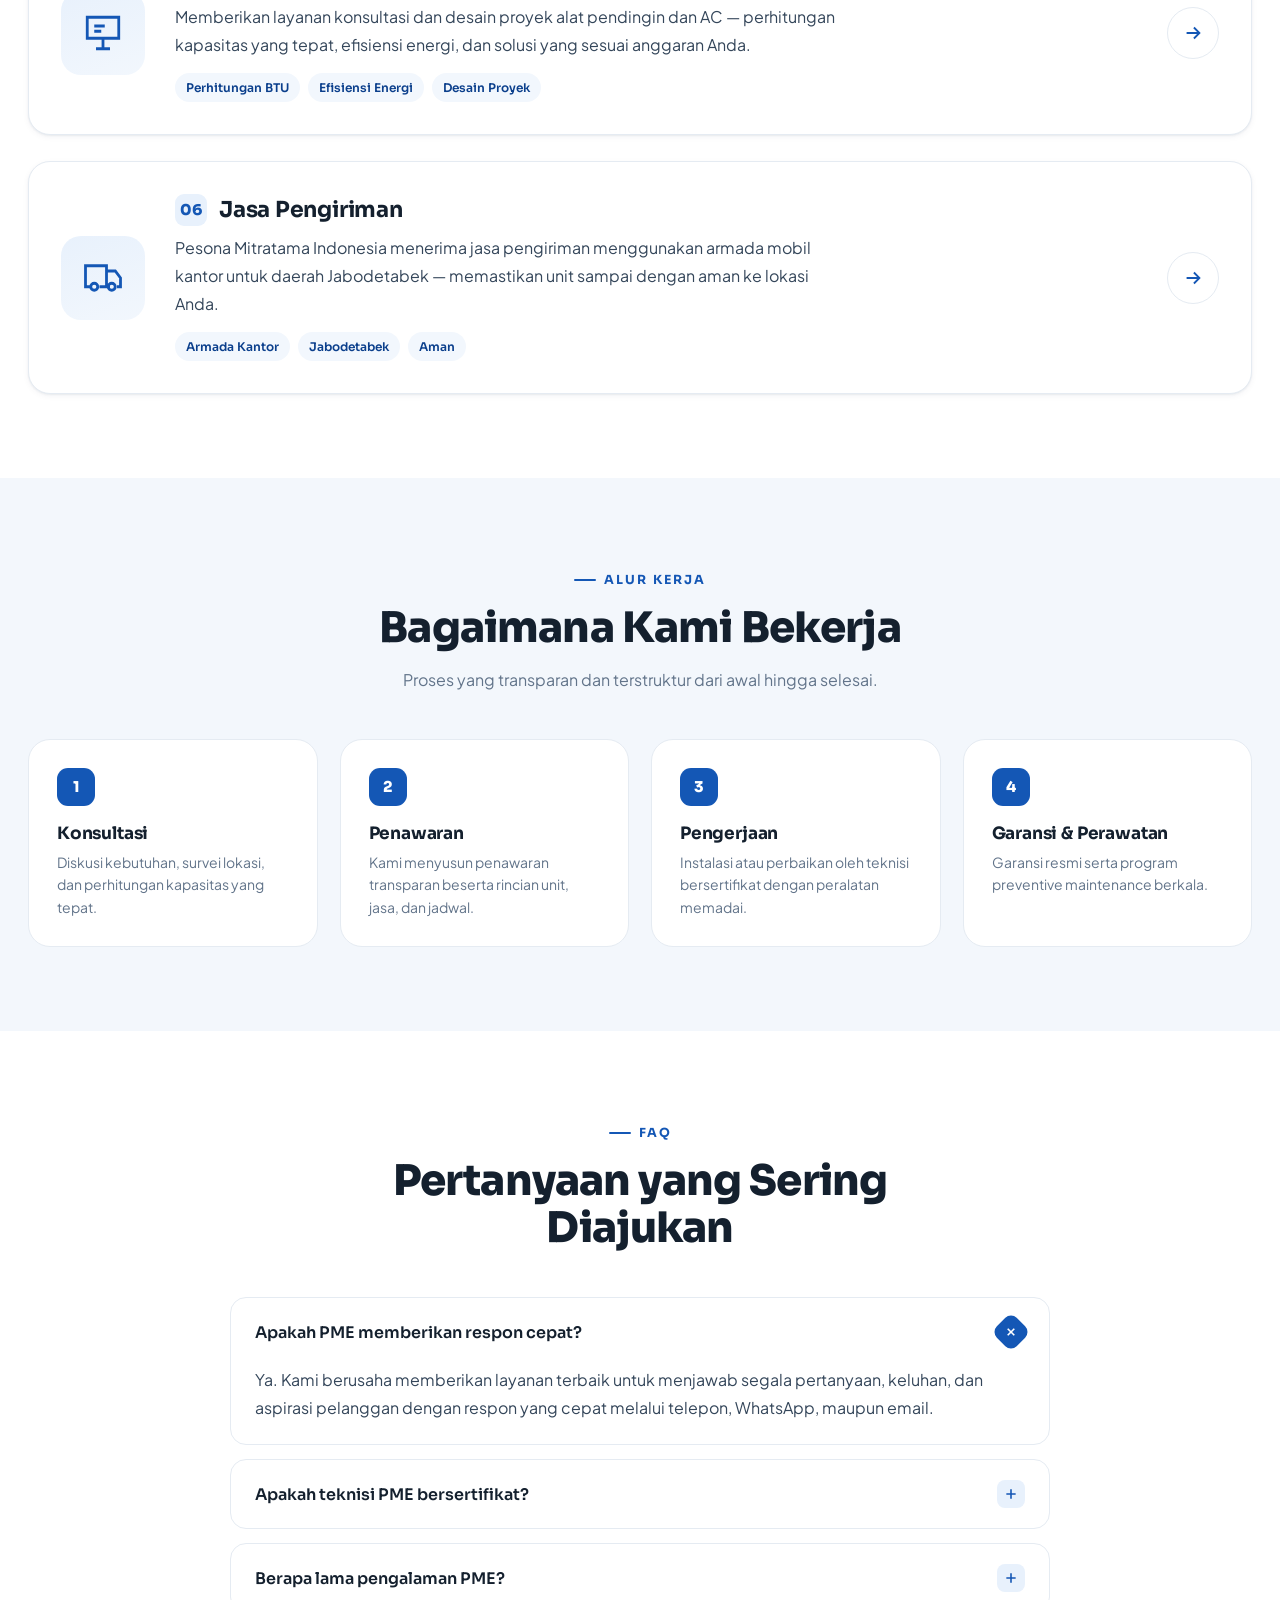
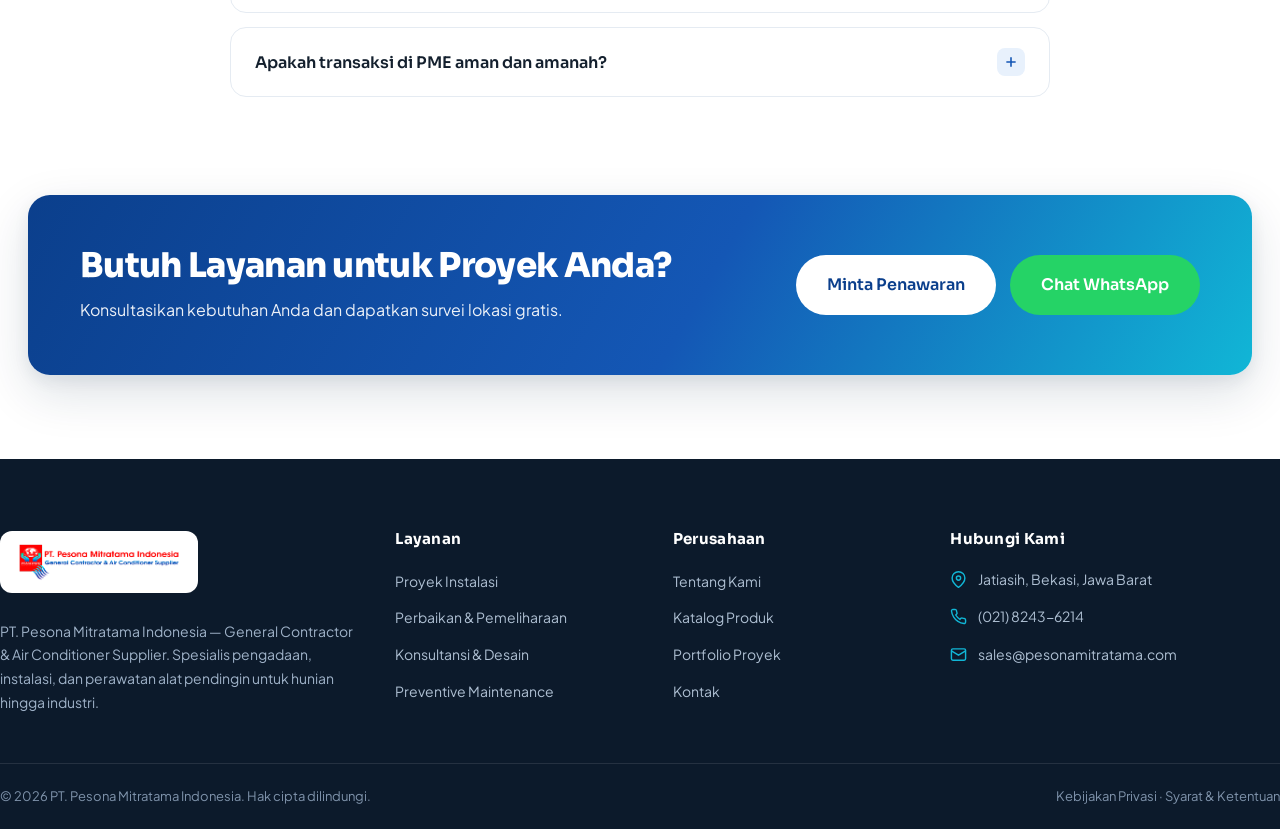
<file: layanan.html>
<!DOCTYPE html>
<html lang="id">
<head>
<meta charset="UTF-8" />
<meta name="viewport" content="width=device-width, initial-scale=1.0" />
<title>Layanan — PME Indonesia</title>
<link rel="stylesheet" href="assets/styles.css" />
<style>
.page-hero{position:relative;overflow:hidden;background:linear-gradient(120deg,var(--accent-700),var(--accent) 60%,var(--cyan));color:#fff}
.page-hero::after{content:"";position:absolute;right:-80px;top:-80px;width:340px;height:340px;border-radius:50%;background:rgba(255,255,255,.1)}
.page-hero .wrap{padding:62px 0;position:relative}
.page-hero .crumb{display:flex;gap:9px;font-size:13.5px;color:rgba(255,255,255,.8);margin-bottom:16px;flex-wrap:wrap}
.page-hero .crumb a{color:rgba(255,255,255,.8)}.page-hero .crumb .sep{opacity:.6}.page-hero .crumb b{color:#fff}
.page-hero h1{color:#fff;font-size:clamp(32px,4vw,52px);font-weight:800;letter-spacing:-.025em}
.page-hero p{color:rgba(255,255,255,.92);max-width:680px;margin-top:16px;font-size:17px}

.svc-list{display:flex;flex-direction:column;gap:26px}
.svc-row{display:grid;grid-template-columns:auto 1fr auto;gap:30px;align-items:center;background:#fff;border:1px solid var(--line);
  border-radius:var(--radius-lg);padding:32px;transition:.2s;box-shadow:var(--shadow-sm)}
.svc-row:hover{box-shadow:var(--shadow-lg);border-color:var(--accent-soft)}
.svc-row .big-ic{width:84px;height:84px;border-radius:20px;background:linear-gradient(160deg,var(--accent-soft),var(--accent-tint));color:var(--accent);display:grid;place-items:center;flex-shrink:0}
.svc-row .big-ic svg{width:42px;height:42px}
.svc-row h3{font-size:22px;margin-bottom:8px;display:flex;align-items:center;gap:12px}
.svc-row h3 .n{font-family:var(--font-head);font-weight:800;font-size:15px;color:var(--accent);background:var(--accent-soft);width:32px;height:32px;border-radius:9px;display:grid;place-items:center}
.svc-row p{color:var(--ink-2);max-width:680px;line-height:1.75}
.svc-row .tags{display:flex;gap:8px;margin-top:14px;flex-wrap:wrap}
.svc-row .tags span{font-size:12px;font-weight:600;font-family:var(--font-head);color:var(--accent-700);background:var(--accent-tint);padding:5px 11px;border-radius:var(--pill)}
.svc-row .go{width:52px;height:52px;border-radius:50%;border:1.5px solid var(--line);display:grid;place-items:center;color:var(--accent);flex-shrink:0;transition:.2s}
.svc-row:hover .go{background:var(--accent);color:#fff;border-color:var(--accent)}

.process{background:var(--bg-soft)}
.proc-grid{display:grid;grid-template-columns:repeat(4,1fr);gap:22px;margin-top:46px;counter-reset:step}
.proc{position:relative;background:#fff;border:1px solid var(--line);border-radius:var(--radius-lg);padding:28px}
.proc .step{font-family:var(--font-head);font-weight:800;font-size:15px;color:#fff;background:var(--accent);width:38px;height:38px;border-radius:11px;display:grid;place-items:center;margin-bottom:18px}
.proc h4{font-family:var(--font-head);font-size:17px;font-weight:700;margin-bottom:8px}
.proc p{color:var(--muted);font-size:14px}

.faq{max-width:820px;margin:46px auto 0}
.faq-item{border:1px solid var(--line);border-radius:var(--radius);margin-bottom:14px;overflow:hidden;background:#fff}
.faq-q{display:flex;align-items:center;justify-content:space-between;gap:16px;padding:20px 24px;cursor:pointer;font-family:var(--font-head);font-weight:600;font-size:16px}
.faq-q .ic{width:28px;height:28px;border-radius:8px;background:var(--accent-soft);color:var(--accent);display:grid;place-items:center;flex-shrink:0;transition:.2s}
.faq-item.open .faq-q .ic{transform:rotate(45deg);background:var(--accent);color:#fff}
.faq-a{max-height:0;overflow:hidden;transition:max-height .3s ease}
.faq-a p{padding:0 24px 22px;color:var(--ink-2);line-height:1.75}
.faq-item.open .faq-a{max-height:260px}

@media(max-width:860px){.svc-row{grid-template-columns:auto 1fr;gap:20px}.svc-row .go{display:none}.proc-grid{grid-template-columns:1fr 1fr}}
@media(max-width:560px){.svc-row{grid-template-columns:1fr}.proc-grid{grid-template-columns:1fr}}

.drawer{position:fixed;inset:0;z-index:200;visibility:hidden}.drawer.open{visibility:visible}
.drawer-scrim{position:absolute;inset:0;background:rgba(12,26,43,.5);opacity:0;transition:.25s}.drawer.open .drawer-scrim{opacity:1}
.drawer-panel{position:absolute;top:0;left:0;bottom:0;width:84%;max-width:330px;background:#fff;padding:24px;transform:translateX(-100%);transition:transform .3s cubic-bezier(.3,.7,.3,1);overflow:auto}
.drawer.open .drawer-panel{transform:none}.drawer-panel .brand{margin-bottom:24px}
.drawer-panel a{display:block;padding:13px 12px;border-radius:10px;font-family:var(--font-head);font-weight:600;color:var(--ink-2);font-size:15px}
.drawer-panel a:hover{background:var(--accent-tint);color:var(--accent)}
</style>
</head>
<body>
<div class="topbar"><div class="wrap"><div class="tb-left"><a class="tb-item" href="tel:02182436214"><svg viewBox="0 0 24 24" fill="none" stroke="currentColor" stroke-width="2"><path d="M22 16.92v3a2 2 0 0 1-2.18 2 19.79 19.79 0 0 1-8.63-3.07 19.5 19.5 0 0 1-6-6 19.79 19.79 0 0 1-3.07-8.67A2 2 0 0 1 4.11 2h3a2 2 0 0 1 2 1.72c.13.96.36 1.9.7 2.81a2 2 0 0 1-.45 2.11L8.09 9.91a16 16 0 0 0 6 6l1.27-1.27a2 2 0 0 1 2.11-.45c.9.34 1.85.57 2.81.7A2 2 0 0 1 22 16.92z"/></svg> (021) 8243-6214</a><a class="tb-item" href="mailto:sales@pesonamitratama.com"><svg viewBox="0 0 24 24" fill="none" stroke="currentColor" stroke-width="2"><rect x="2" y="4" width="20" height="16" rx="2"/><path d="m22 7-10 6L2 7"/></svg> sales@pesonamitratama.com</a></div><div class="tb-right"><div class="socials"><a href="#" aria-label="Instagram"><svg viewBox="0 0 24 24" fill="none" stroke="currentColor" stroke-width="2"><rect x="2" y="2" width="20" height="20" rx="5"/><circle cx="12" cy="12" r="4"/><circle cx="17.5" cy="6.5" r="1" fill="currentColor" stroke="none"/></svg></a><a href="#" aria-label="Facebook"><svg viewBox="0 0 24 24" fill="currentColor"><path d="M14 9h3V6h-3a4 4 0 0 0-4 4v2H7v3h3v6h3v-6h3l1-3h-4v-2a1 1 0 0 1 1-1z"/></svg></a></div></div></div></div>

<header class="header"><div class="wrap"><a class="brand" href="index.html"><img src="assets/pme-logo.png" alt="PT. Pesona Mitratama Indonesia" /></a><div class="searchbar"><input type="text" placeholder="Cari produk AC, sparepart, atau layanan…" /><button aria-label="Cari"><svg width="18" height="18" viewBox="0 0 24 24" fill="none" stroke="currentColor" stroke-width="2.2"><circle cx="11" cy="11" r="7"/><path d="m21 21-4.3-4.3"/></svg></button></div><div class="h-right"><div class="h-account"><svg width="20" height="20" viewBox="0 0 24 24" fill="none" stroke="currentColor" stroke-width="2"><circle cx="12" cy="8" r="4"/><path d="M4 21a8 8 0 0 1 16 0"/></svg><a class="login-txt" href="#">Login</a><span class="reg-sep">/</span><a href="#">Daftar</a></div><a class="h-cart" href="#"><svg width="20" height="20" viewBox="0 0 24 24" fill="none" stroke="currentColor" stroke-width="2"><circle cx="9" cy="21" r="1.6"/><circle cx="18" cy="21" r="1.6"/><path d="M2 3h2.5l2.2 12.5a2 2 0 0 0 2 1.7h8.5a2 2 0 0 0 2-1.6L21.5 7H6"/></svg><span class="count">1</span></a><button class="hamburger" aria-label="Menu"><span></span><span></span><span></span></button></div></div></header>

<nav class="nav"><div class="wrap"><a href="index.html">Beranda</a><div class="nav-item"><a href="katalog.html">Katalog Produk <svg class="chev" viewBox="0 0 24 24" fill="none" stroke="currentColor" stroke-width="2.4"><path d="m6 9 6 6 6-6"/></svg></a><div class="nav-dropdown"><a href="katalog.html?kategori=split-wall">Split Wall</a><a href="katalog.html?kategori=floor-standing">Floor Standing</a><a href="katalog.html?kategori=cassette">Cassette</a><a href="katalog.html?kategori=vrv-vrf">VRV / VRF</a><a href="katalog.html?kategori=ducting">Ducting</a><a href="katalog.html?kategori=chiller">Chiller</a></div></div><a href="layanan.html" class="active">Layanan</a><a href="project.html">Project Kami</a><a href="tentang.html">Tentang Kami</a><a href="kontak.html">Kontak</a><a href="kontak.html" class="quote-link">Minta Penawaran →</a></div></nav>

<div class="drawer"><div class="drawer-scrim"></div><div class="drawer-panel"><a class="brand" href="index.html"><img src="assets/pme-logo.png" alt="PME" style="height:40px" /></a><a href="index.html">Beranda</a><details class="d-drop"><summary>Katalog Produk</summary><a href="katalog.html?kategori=split-wall">Split Wall</a><a href="katalog.html?kategori=floor-standing">Floor Standing</a><a href="katalog.html?kategori=cassette">Cassette</a><a href="katalog.html?kategori=vrv-vrf">VRV / VRF</a><a href="katalog.html?kategori=ducting">Ducting</a><a href="katalog.html?kategori=chiller">Chiller</a></details><a href="layanan.html">Layanan</a><a href="project.html">Project Kami</a><a href="tentang.html">Tentang Kami</a><a href="kontak.html">Kontak</a><a href="kontak.html" style="color:var(--accent)">Minta Penawaran →</a></div></div>

<section class="page-hero">
  <div class="wrap">
    <div class="crumb"><a href="index.html">Beranda</a><span class="sep">/</span><b>Layanan</b></div>
    <h1>Kami Menawarkan Layanan Jasa Terbaik</h1>
    <p>Solusi lengkap untuk seluruh kebutuhan pendingin udara Anda — dari pengadaan unit, instalasi, perbaikan, hingga perawatan berkala oleh tim profesional.</p>
  </div>
</section>

<section class="section">
  <div class="wrap">
    <div class="svc-list">
      <div class="svc-row reveal"><div class="big-ic"><svg viewBox="0 0 24 24" fill="none" stroke="currentColor" stroke-width="1.6"><path d="M2 3h3l2.2 12.5a2 2 0 0 0 2 1.7h8.5a2 2 0 0 0 2-1.6L22 7H6"/><circle cx="9" cy="21" r="1.4"/><circle cx="18" cy="21" r="1.4"/></svg></div>
        <div><h3><span class="n">01</span> Penjualan Unit &amp; Sparepart</h3><p>Penjualan AC, sparepart &amp; material kebutuhan pendingin. Sebagai authorized dealer, kami menyediakan berbagai merek AC dengan harga bersaing dan jaminan keaslian produk.</p><div class="tags"><span>Authorized Dealer</span><span>Sparepart Original</span><span>Harga Bersaing</span></div></div>
        <a class="go" href="katalog.html"><svg width="22" height="22" viewBox="0 0 24 24" fill="none" stroke="currentColor" stroke-width="2"><path d="M5 12h14M13 6l6 6-6 6"/></svg></a></div>

      <div class="svc-row reveal"><div class="big-ic"><svg viewBox="0 0 24 24" fill="none" stroke="currentColor" stroke-width="1.6"><path d="m14.7 6.3 3 3M3 21l3.8-1 11-11-2.8-2.8-11 11z"/><path d="M14 4.5 16.5 2 22 7.5 19.5 10"/></svg></div>
        <div><h3><span class="n">02</span> Perbaikan &amp; Pemeliharaan</h3><p>Perbaikan AC atau alat pendingin lainnya. Dengan pelatihan berkala yang diberikan kepada teknisi, kami siap menangani perbaikan unit AC industri maupun perkantoran dengan peralatan memadai.</p><div class="tags"><span>Teknisi Terlatih</span><span>Industri &amp; Kantor</span><span>Respon Cepat</span></div></div>
        <a class="go" href="kontak.html"><svg width="22" height="22" viewBox="0 0 24 24" fill="none" stroke="currentColor" stroke-width="2"><path d="M5 12h14M13 6l6 6-6 6"/></svg></a></div>

      <div class="svc-row reveal"><div class="big-ic"><svg viewBox="0 0 24 24" fill="none" stroke="currentColor" stroke-width="1.6"><path d="M2 20h20M4 20V8l8-5 8 5v12M9 20v-6h6v6"/></svg></div>
        <div><h3><span class="n">03</span> Proyek Instalasi</h3><p>Kami melayani permintaan instalasi berbagai jenis pendingin — mulai dari hunian hingga kebutuhan industri. Pengerjaan rapi, terstandar, dan sesuai spesifikasi proyek Anda.</p><div class="tags"><span>Hunian</span><span>Komersial</span><span>Industri</span></div></div>
        <a class="go" href="kontak.html"><svg width="22" height="22" viewBox="0 0 24 24" fill="none" stroke="currentColor" stroke-width="2"><path d="M5 12h14M13 6l6 6-6 6"/></svg></a></div>

      <div class="svc-row reveal"><div class="big-ic"><svg viewBox="0 0 24 24" fill="none" stroke="currentColor" stroke-width="1.6"><circle cx="12" cy="12" r="9"/><path d="M12 7v5l3 2"/></svg></div>
        <div><h3><span class="n">04</span> Preventive Maintenance</h3><p>Pesona Mitratama melayani perawatan alat pendingin ruangan (AC) di rumah maupun kantor Anda — termasuk AC gedung, ruko, dan hunian. Program terjadwal agar performa unit selalu prima.</p><div class="tags"><span>Kontrak Berkala</span><span>Gedung &amp; Ruko</span><span>Hunian</span></div></div>
        <a class="go" href="kontak.html"><svg width="22" height="22" viewBox="0 0 24 24" fill="none" stroke="currentColor" stroke-width="2"><path d="M5 12h14M13 6l6 6-6 6"/></svg></a></div>

      <div class="svc-row reveal"><div class="big-ic"><svg viewBox="0 0 24 24" fill="none" stroke="currentColor" stroke-width="1.6"><path d="M3 3h18v12H3z"/><path d="M7 8h6M7 11h4M8 21h8M12 15v6"/></svg></div>
        <div><h3><span class="n">05</span> Konsultansi &amp; Desain</h3><p>Memberikan layanan konsultasi dan desain proyek alat pendingin dan AC — perhitungan kapasitas yang tepat, efisiensi energi, dan solusi yang sesuai anggaran Anda.</p><div class="tags"><span>Perhitungan BTU</span><span>Efisiensi Energi</span><span>Desain Proyek</span></div></div>
        <a class="go" href="kontak.html"><svg width="22" height="22" viewBox="0 0 24 24" fill="none" stroke="currentColor" stroke-width="2"><path d="M5 12h14M13 6l6 6-6 6"/></svg></a></div>

      <div class="svc-row reveal"><div class="big-ic"><svg viewBox="0 0 24 24" fill="none" stroke="currentColor" stroke-width="1.6"><path d="M10 17h4V5H2v12h3M20 17h2v-5l-3-4h-5v9h2M5 17a2 2 0 1 0 4 0 2 2 0 0 0-4 0zM15 17a2 2 0 1 0 4 0 2 2 0 0 0-4 0z"/></svg></div>
        <div><h3><span class="n">06</span> Jasa Pengiriman</h3><p>Pesona Mitratama Indonesia menerima jasa pengiriman menggunakan armada mobil kantor untuk daerah Jabodetabek — memastikan unit sampai dengan aman ke lokasi Anda.</p><div class="tags"><span>Armada Kantor</span><span>Jabodetabek</span><span>Aman</span></div></div>
        <a class="go" href="kontak.html"><svg width="22" height="22" viewBox="0 0 24 24" fill="none" stroke="currentColor" stroke-width="2"><path d="M5 12h14M13 6l6 6-6 6"/></svg></a></div>
    </div>
  </div>
</section>

<section class="section process">
  <div class="wrap">
    <div class="section-head center reveal"><span class="eyebrow center">Alur Kerja</span><h2 class="h-xl">Bagaimana Kami Bekerja</h2><p class="muted">Proses yang transparan dan terstruktur dari awal hingga selesai.</p></div>
    <div class="proc-grid">
      <div class="proc reveal"><div class="step">1</div><h4>Konsultasi</h4><p>Diskusi kebutuhan, survei lokasi, dan perhitungan kapasitas yang tepat.</p></div>
      <div class="proc reveal"><div class="step">2</div><h4>Penawaran</h4><p>Kami menyusun penawaran transparan beserta rincian unit, jasa, dan jadwal.</p></div>
      <div class="proc reveal"><div class="step">3</div><h4>Pengerjaan</h4><p>Instalasi atau perbaikan oleh teknisi bersertifikat dengan peralatan memadai.</p></div>
      <div class="proc reveal"><div class="step">4</div><h4>Garansi &amp; Perawatan</h4><p>Garansi resmi serta program preventive maintenance berkala.</p></div>
    </div>
  </div>
</section>

<section class="section">
  <div class="wrap">
    <div class="section-head center reveal"><span class="eyebrow center">FAQ</span><h2 class="h-xl">Pertanyaan yang Sering Diajukan</h2></div>
    <div class="faq">
      <div class="faq-item open"><div class="faq-q">Apakah PME memberikan respon cepat? <span class="ic"><svg width="16" height="16" viewBox="0 0 24 24" fill="none" stroke="currentColor" stroke-width="2.4"><path d="M12 5v14M5 12h14"/></svg></span></div><div class="faq-a"><p>Ya. Kami berusaha memberikan layanan terbaik untuk menjawab segala pertanyaan, keluhan, dan aspirasi pelanggan dengan respon yang cepat melalui telepon, WhatsApp, maupun email.</p></div></div>
      <div class="faq-item"><div class="faq-q">Apakah teknisi PME bersertifikat? <span class="ic"><svg width="16" height="16" viewBox="0 0 24 24" fill="none" stroke="currentColor" stroke-width="2.4"><path d="M12 5v14M5 12h14"/></svg></span></div><div class="faq-a"><p>Tim kami terdiri dari tenaga ahli terampil yang telah berpengalaman lebih dari 5 tahun dan dibekali pelatihan berkala, sehingga menguasai beragam solusi alat pendingin.</p></div></div>
      <div class="faq-item"><div class="faq-q">Berapa lama pengalaman PME? <span class="ic"><svg width="16" height="16" viewBox="0 0 24 24" fill="none" stroke="currentColor" stroke-width="2.4"><path d="M12 5v14M5 12h14"/></svg></span></div><div class="faq-a"><p>Bisnis kami telah berpengalaman lebih dari 10 tahun mengerjakan bermacam proyek dan instalasi dengan beragam skala industri.</p></div></div>
      <div class="faq-item"><div class="faq-q">Apakah transaksi di PME aman dan amanah? <span class="ic"><svg width="16" height="16" viewBox="0 0 24 24" fill="none" stroke="currentColor" stroke-width="2.4"><path d="M12 5v14M5 12h14"/></svg></span></div><div class="faq-a"><p>100% amanah. Kami menjalankan sistem transaksi yang transparan dan terjaga keandalannya, jujur, serta amanah dalam mendeliver solusi kepada Anda.</p></div></div>
    </div>
  </div>
</section>

<section class="section" style="padding-top:0">
  <div class="wrap"><div class="reveal" style="position:relative;border-radius:var(--radius-lg);overflow:hidden;background:linear-gradient(120deg,var(--accent-700),var(--accent) 55%,var(--cyan));color:#fff;padding:52px;display:grid;grid-template-columns:1.4fr auto;align-items:center;gap:30px;box-shadow:var(--shadow-lg)">
    <div><h2 style="color:#fff;font-size:clamp(24px,3vw,34px);font-weight:800;letter-spacing:-.02em">Butuh Layanan untuk Proyek Anda?</h2><p style="opacity:.92;margin-top:12px;font-size:16px">Konsultasikan kebutuhan Anda dan dapatkan survei lokasi gratis.</p></div>
    <div style="display:flex;gap:14px;flex-wrap:wrap"><a class="btn btn-lg" style="background:#fff;color:var(--accent-700)" href="kontak.html">Minta Penawaran</a><a class="btn btn-lg" style="background:#25D366;color:#fff" href="https://wa.me/6281289069996">Chat WhatsApp</a></div>
  </div></div>
</section>

<footer class="footer">
  <div class="ftop wrap"><div class="fgrid">
    <div><div class="flogo"><img src="assets/pme-logo.png" alt="PME" /></div><p>PT. Pesona Mitratama Indonesia — General Contractor &amp; Air Conditioner Supplier. Spesialis pengadaan, instalasi, dan perawatan alat pendingin untuk hunian hingga industri.</p></div>
    <div><h4>Layanan</h4><ul class="fmenu"><li><a href="layanan.html">Proyek Instalasi</a></li><li><a href="layanan.html">Perbaikan &amp; Pemeliharaan</a></li><li><a href="layanan.html">Konsultansi &amp; Desain</a></li><li><a href="layanan.html">Preventive Maintenance</a></li></ul></div>
    <div><h4>Perusahaan</h4><ul class="fmenu"><li><a href="tentang.html">Tentang Kami</a></li><li><a href="katalog.html">Katalog Produk</a></li><li><a href="project.html">Portfolio Proyek</a></li><li><a href="kontak.html">Kontak</a></li></ul></div>
    <div><h4>Hubungi Kami</h4><ul class="fcontact"><li><svg viewBox="0 0 24 24" fill="none" stroke="currentColor" stroke-width="2"><path d="M21 10c0 7-9 13-9 13s-9-6-9-13a9 9 0 0 1 18 0z"/><circle cx="12" cy="10" r="3"/></svg> Jatiasih, Bekasi, Jawa Barat</li><li><svg viewBox="0 0 24 24" fill="none" stroke="currentColor" stroke-width="2"><path d="M22 16.92v3a2 2 0 0 1-2.18 2 19.79 19.79 0 0 1-8.63-3.07 19.5 19.5 0 0 1-6-6A19.79 19.79 0 0 1 2.12 4.18 2 2 0 0 1 4.11 2h3a2 2 0 0 1 2 1.72c.13.96.36 1.9.7 2.81a2 2 0 0 1-.45 2.11L8.09 9.91a16 16 0 0 0 6 6l1.27-1.27a2 2 0 0 1 2.11-.45c.9.34 1.85.57 2.81.7A2 2 0 0 1 22 16.92z"/></svg> (021) 8243-6214</li><li><svg viewBox="0 0 24 24" fill="none" stroke="currentColor" stroke-width="2"><rect x="2" y="4" width="20" height="16" rx="2"/><path d="m22 7-10 6L2 7"/></svg> sales@pesonamitratama.com</li></ul></div>
  </div></div>
  <div class="fbot wrap"><span>© 2026 PT. Pesona Mitratama Indonesia. Hak cipta dilindungi.</span><span>Kebijakan Privasi &middot; Syarat &amp; Ketentuan</span></div>
</footer>

<a class="wa-fab" href="https://wa.me/6281289069996" aria-label="WhatsApp"><svg viewBox="0 0 24 24" fill="currentColor"><path d="M12 2a10 10 0 0 0-8.6 15l-1.3 4.8 4.9-1.3A10 10 0 1 0 12 2zm5.8 14.2c-.2.7-1.2 1.3-1.7 1.3-.4 0-1 .1-3.4-.9-2.9-1.3-4.7-4.3-4.9-4.5-.1-.2-1.1-1.5-1.1-2.9s.7-2 1-2.3c.2-.3.5-.3.7-.3h.5c.2 0 .4 0 .6.5l.8 2c.1.1.1.3 0 .5l-.4.6c-.2.2-.4.4-.2.7.2.3.8 1.3 1.7 2.1 1.2 1 2.1 1.4 2.4 1.5.2.1.4.1.6-.1l.7-.9c.2-.2.4-.2.6-.1l1.9.9c.2.1.4.2.4.3.1.1.1.6-.1 1.3z"/></svg></a>

<script src="assets/tweaks.js"></script>
<script src="assets/site.js"></script>
<script>
document.querySelectorAll('.faq-q').forEach(function(q){ q.onclick=function(){ q.parentElement.classList.toggle('open'); }; });
</script>
</body>
</html>
</file>
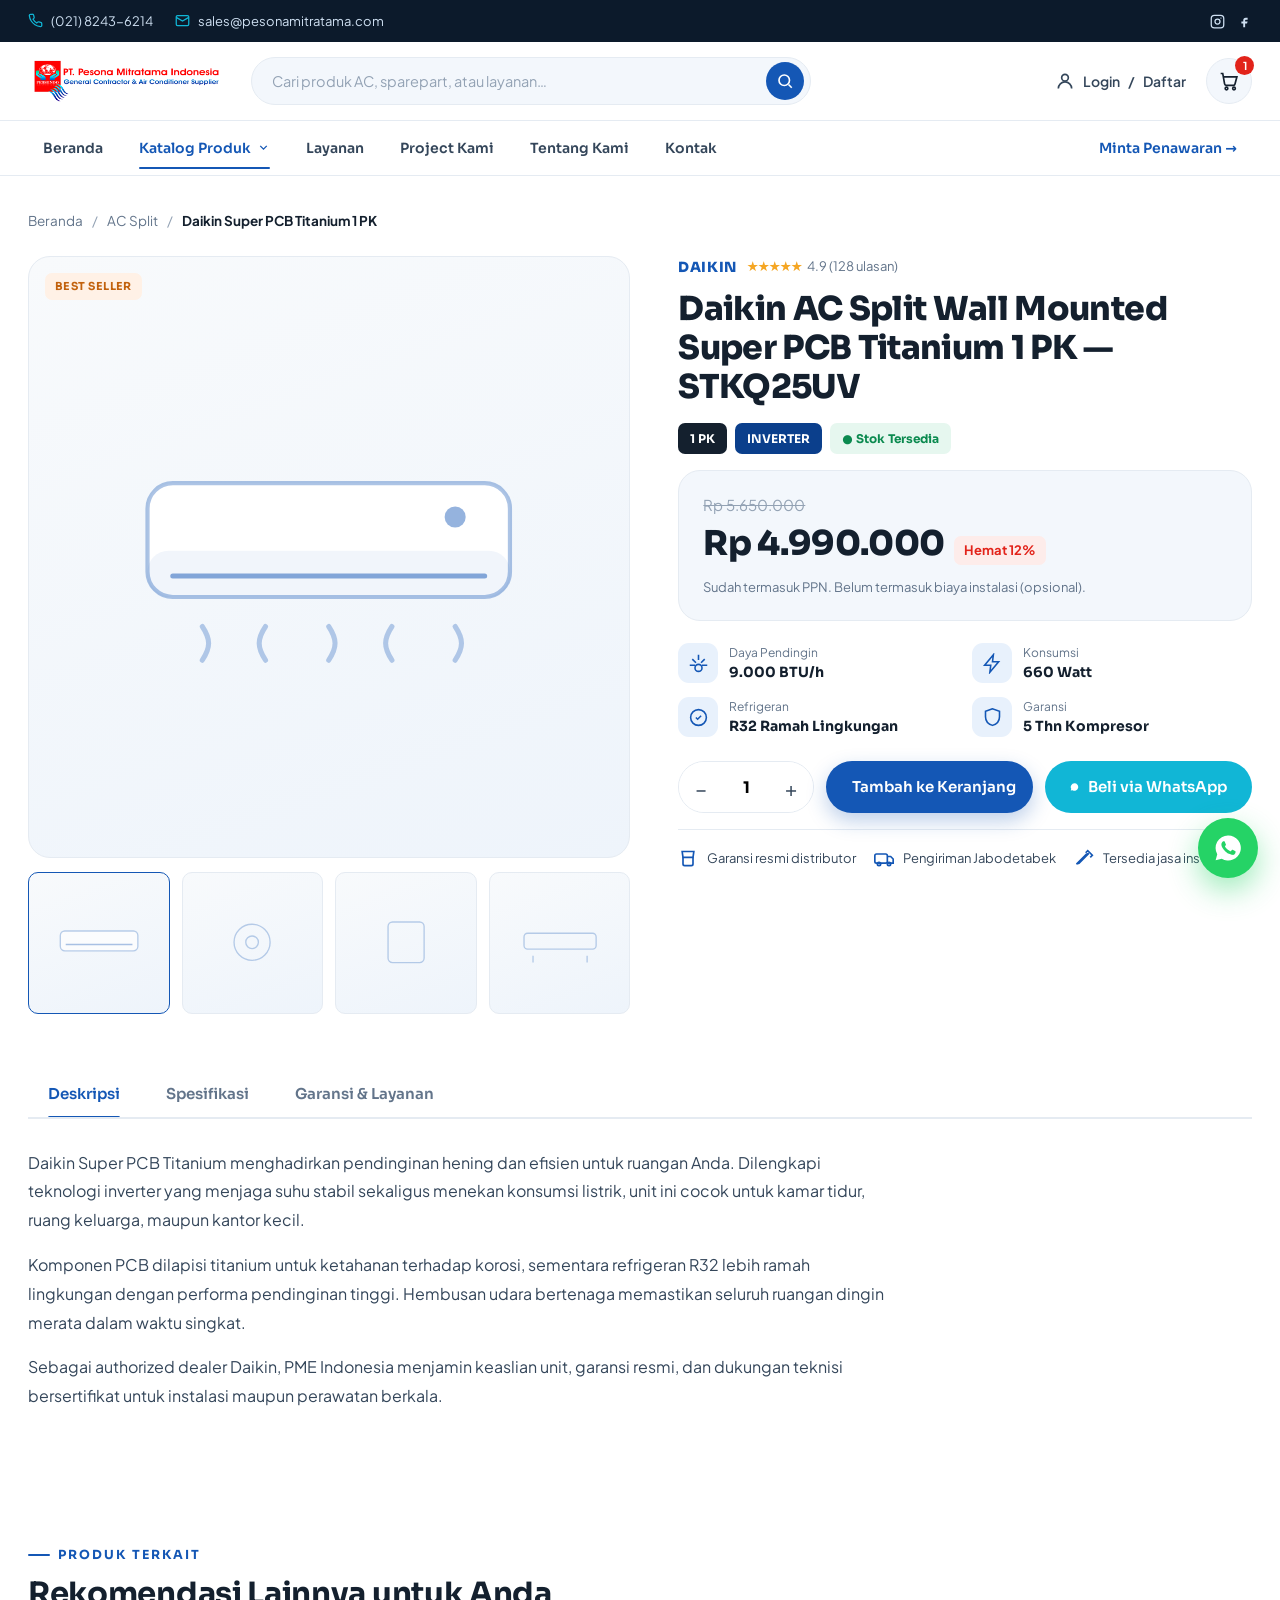
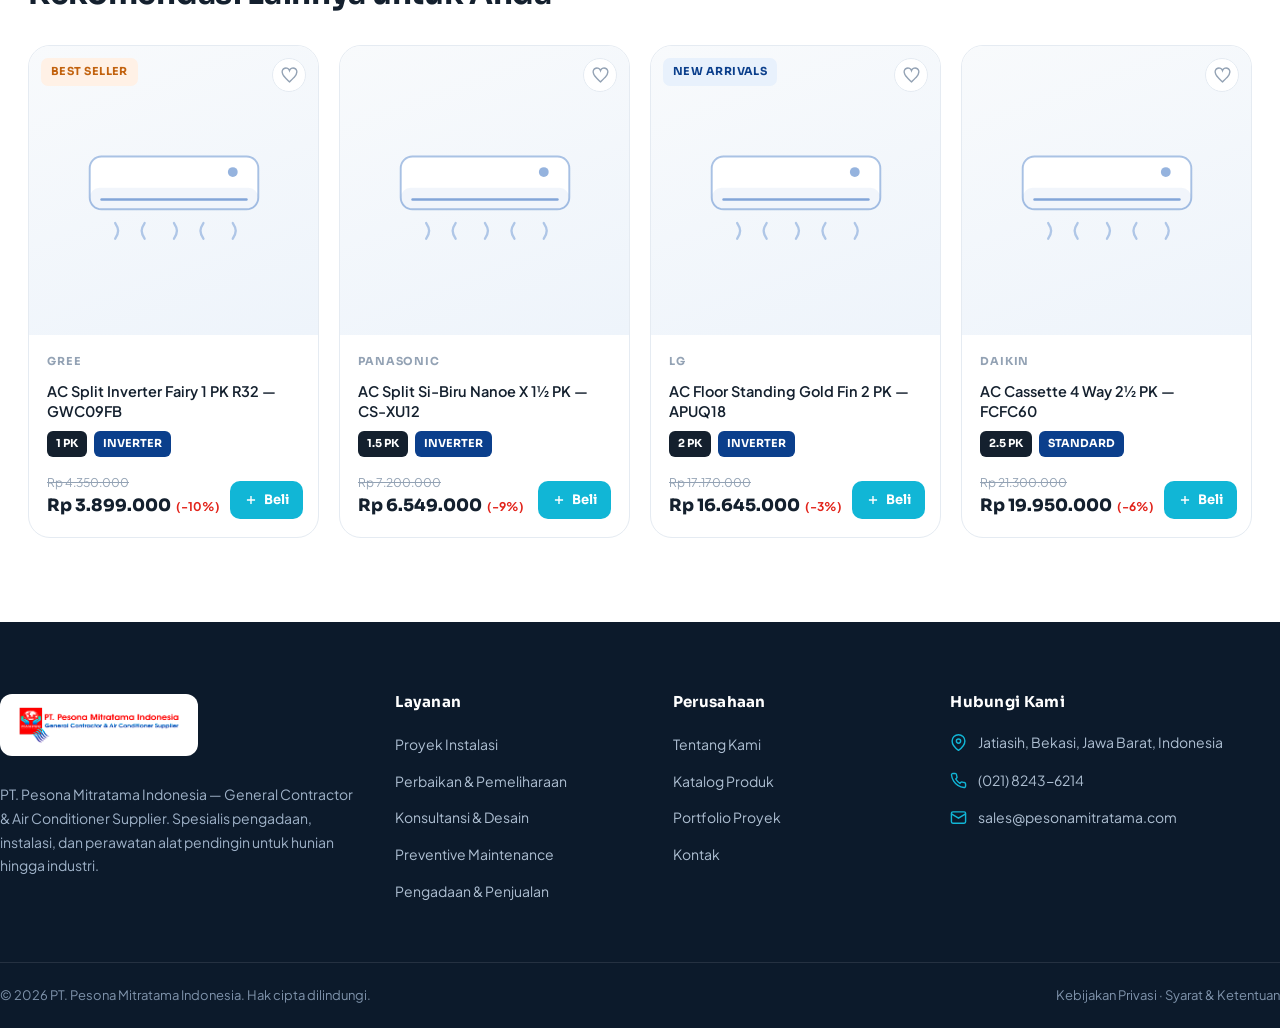
<file: produk.html>
<!DOCTYPE html>
<html lang="id">
<head>
<meta charset="UTF-8" />
<meta name="viewport" content="width=device-width, initial-scale=1.0" />
<title>Daikin AC Split Super PCB Titanium 1 PK — PME Indonesia</title>
<link rel="stylesheet" href="assets/styles.css" />
<style>
.pd{padding:34px 0 80px}
.crumb{display:flex;align-items:center;gap:9px;font-size:13.5px;color:var(--muted);margin-bottom:24px;flex-wrap:wrap}
.crumb a{color:var(--muted)}.crumb a:hover{color:var(--accent)}.crumb .sep{color:var(--faint)}.crumb b{color:var(--ink)}
.pd-top{display:grid;grid-template-columns:1.05fr 1fr;gap:48px;align-items:start}
.gallery .main{position:relative;aspect-ratio:1/1;background:linear-gradient(160deg,#f8fafc,#eef4fb);border:1px solid var(--line);
  border-radius:var(--radius-lg);overflow:hidden;display:grid;place-items:center;padding:30px}
.gallery .main .badge{position:absolute;left:16px;top:16px}
.gallery .main .acimg{width:78%;color:var(--accent)}
.gallery .thumbs{display:grid;grid-template-columns:repeat(4,1fr);gap:12px;margin-top:14px}
.gallery .thumb{aspect-ratio:1/1;border:1.5px solid var(--line);border-radius:var(--radius-sm);background:linear-gradient(160deg,#f8fafc,#eef4fb);
  display:grid;place-items:center;cursor:pointer;transition:.16s;padding:12px}
.gallery .thumb.on,.gallery .thumb:hover{border-color:var(--accent)}
.gallery .thumb .acimg{width:78%;color:var(--accent);opacity:.7}

.pd-info .brand-line{display:flex;align-items:center;gap:10px;margin-bottom:12px}
.pd-info .pb{font-family:var(--font-head);font-weight:800;color:var(--accent);font-size:14px;letter-spacing:.04em}
.pd-info .rating{display:flex;align-items:center;gap:5px;font-size:13px;color:var(--muted)}
.pd-info .rating .stars{color:#F5A623}
.pd-info h1{font-size:clamp(24px,2.6vw,33px);font-weight:800;letter-spacing:-.02em;line-height:1.18}
.pd-meta{display:flex;gap:8px;margin:16px 0;align-items:center;flex-wrap:wrap}
.pd-meta>span{white-space:nowrap}
.tag-pk{background:var(--ink);color:#fff;font-family:var(--font-head);font-weight:700;font-size:12px;padding:6px 12px;border-radius:7px}
.tag-inv{background:var(--accent-700);color:#fff;font-family:var(--font-head);font-weight:700;font-size:12px;padding:6px 12px;border-radius:7px}
.tag-stock{background:#E6F7EF;color:#0B8A4F;font-family:var(--font-head);font-weight:700;font-size:12px;padding:6px 12px;border-radius:7px}
.price-box{background:var(--bg-soft);border:1px solid var(--line);border-radius:var(--radius-lg);padding:22px 24px;margin:8px 0 22px}
.price-box .old{font-size:15px;color:var(--faint);text-decoration:line-through}
.price-box .now{font-family:var(--font-head);font-weight:800;font-size:34px;color:var(--ink);letter-spacing:-.02em}
.price-box .disc{display:inline-block;background:#FDECEA;color:var(--red);font-weight:700;font-size:13px;padding:4px 10px;border-radius:7px;margin-left:10px;vertical-align:middle}
.price-box .save{font-size:13px;color:var(--muted);margin-top:6px}
.spec-quick{display:grid;grid-template-columns:1fr 1fr;gap:14px;margin:22px 0}
.spec-quick .sq{display:flex;gap:11px;align-items:center}
.spec-quick .sq .ic{width:40px;height:40px;border-radius:11px;background:var(--accent-soft);color:var(--accent);display:grid;place-items:center;flex-shrink:0}
.spec-quick .sq .ic svg{width:21px;height:21px}
.spec-quick .sq>div:not(.ic){display:flex;flex-direction:column;justify-content:center;gap:1px;min-width:0}
.spec-quick .sq span{font-size:12px;color:var(--muted);display:block;line-height:1.35}
.spec-quick .sq b{display:block;font-family:var(--font-head);font-size:14px;color:var(--ink);line-height:1.3}
.buy-row{display:flex;align-items:stretch;gap:12px;margin:24px 0 16px;flex-wrap:wrap}
.qty{display:flex;align-items:center;border:1.5px solid var(--line);border-radius:var(--pill);overflow:hidden}
.qty button{width:44px;height:50px;border:0;background:#fff;font-size:20px;color:var(--ink-2);cursor:pointer}
.qty button:hover{background:var(--bg-soft);color:var(--accent)}
.qty input{width:46px;height:50px;border:0;text-align:center;font-family:var(--font-head);font-weight:700;font-size:16px;outline:none}
.buy-row .btn{flex:1;min-width:160px}
.pd-trust{display:flex;gap:18px;flex-wrap:wrap;padding:18px 0;border-top:1px solid var(--line);margin-top:8px}
.pd-trust .t{display:flex;gap:9px;align-items:center;font-size:13px;color:var(--ink-2)}
.pd-trust .t svg{width:20px;height:20px;color:var(--accent)}

/* tabs */
.pd-tabs{margin-top:56px}
.tabbar{display:flex;gap:6px;border-bottom:2px solid var(--line);overflow:auto;scrollbar-width:none}
.tabbar::-webkit-scrollbar{display:none}
.tabbar button{border:0;background:transparent;font-family:var(--font-head);font-weight:600;font-size:15px;color:var(--muted);
  padding:14px 20px;cursor:pointer;position:relative;white-space:nowrap}
.tabbar button.on{color:var(--accent)}
.tabbar button.on::after{content:"";position:absolute;left:20px;right:20px;bottom:-2px;height:3px;background:var(--accent);border-radius:3px}
.tabpane{display:none;padding:30px 0;max-width:860px}
.tabpane.on{display:block}
.tabpane p{color:var(--ink-2);margin-bottom:16px;line-height:1.8}
.spec-table{width:100%;border-collapse:collapse}
.spec-table tr{border-bottom:1px solid var(--line-2)}
.spec-table td{padding:13px 4px;font-size:14.5px}
.spec-table td:first-child{color:var(--muted);width:40%}
.spec-table td:last-child{font-weight:600;color:var(--ink)}

.related{padding:0 0 84px}
.related .prod-grid{display:grid;grid-template-columns:repeat(4,1fr);gap:20px;margin-top:34px}

/* reuse prod-card styles */
.prod-card{background:#fff;border:1px solid var(--line);border-radius:var(--radius-lg);overflow:hidden;transition:.22s;display:flex;flex-direction:column}
.prod-card:hover{transform:translateY(-5px);box-shadow:var(--shadow-lg);border-color:var(--accent-soft)}
.prod-media{position:relative;aspect-ratio:1/1;background:linear-gradient(160deg,#f8fafc,#eef4fb);display:grid;place-items:center;padding:22px}
.prod-media .badge{position:absolute;left:12px;top:12px}
.prod-media .like{position:absolute;right:12px;top:12px;width:34px;height:34px;border-radius:50%;background:#fff;border:1px solid var(--line);display:grid;place-items:center;color:var(--faint);cursor:pointer}
.prod-media .like:hover{color:var(--red);border-color:var(--red)}
.prod-media .acimg{width:80%;color:var(--accent)}
.prod-body{padding:18px;display:flex;flex-direction:column;gap:10px;flex:1}
.prod-brand{font-size:11px;font-weight:700;letter-spacing:.08em;text-transform:uppercase;color:var(--faint);font-family:var(--font-head)}
.prod-name{font-size:14.5px;font-weight:600;line-height:1.4;color:var(--ink);min-height:40px}
.prod-meta{display:flex;gap:7px}
.prod-meta .tag-pk,.prod-meta .tag-inv{font-size:11px;padding:4px 9px;border-radius:6px}
.prod-foot{margin-top:auto;display:flex;align-items:flex-end;justify-content:space-between;gap:10px;padding-top:6px}
.prod-price .old{font-size:12px;color:var(--faint);text-decoration:line-through;white-space:nowrap}
.prod-price .now{font-family:var(--font-head);font-weight:800;font-size:17px;color:var(--ink);white-space:nowrap}
.prod-price .disc{color:var(--red);font-size:12px;font-weight:700;margin-left:5px}
.prod-buy{display:inline-flex;align-items:center;gap:6px;background:var(--cyan);color:#fff;font-family:var(--font-head);font-weight:700;font-size:13px;padding:9px 14px;border-radius:var(--radius-sm);cursor:pointer}
.prod-buy:hover{filter:brightness(.94)}

@media(max-width:900px){.pd-top{grid-template-columns:1fr;gap:28px}.related .prod-grid{grid-template-columns:repeat(2,1fr)}}
@media(max-width:560px){.spec-quick{grid-template-columns:1fr}.related .prod-grid{grid-template-columns:1fr}}

.drawer{position:fixed;inset:0;z-index:200;visibility:hidden}
.drawer.open{visibility:visible}
.drawer-scrim{position:absolute;inset:0;background:rgba(12,26,43,.5);opacity:0;transition:.25s}
.drawer.open .drawer-scrim{opacity:1}
.drawer-panel{position:absolute;top:0;left:0;bottom:0;width:84%;max-width:330px;background:#fff;padding:24px;transform:translateX(-100%);transition:transform .3s cubic-bezier(.3,.7,.3,1);overflow:auto}
.drawer.open .drawer-panel{transform:none}
.drawer-panel .brand{margin-bottom:24px}
.drawer-panel a{display:block;padding:13px 12px;border-radius:10px;font-family:var(--font-head);font-weight:600;color:var(--ink-2);font-size:15px}
.drawer-panel a:hover{background:var(--accent-tint);color:var(--accent)}
.drawer-panel .dsearch{display:flex;background:var(--bg-soft);border:1px solid var(--line);border-radius:var(--pill);padding:0 6px 0 16px;align-items:center;margin-bottom:18px;height:46px}
.drawer-panel .dsearch input{flex:1;border:0;background:transparent;outline:none;font-family:inherit;font-size:14px}
</style>
</head>
<body>
<div class="topbar">
  <div class="wrap">
    <div class="tb-left">
      <a class="tb-item" href="tel:02182436214"><svg viewBox="0 0 24 24" fill="none" stroke="currentColor" stroke-width="2"><path d="M22 16.92v3a2 2 0 0 1-2.18 2 19.79 19.79 0 0 1-8.63-3.07 19.5 19.5 0 0 1-6-6 19.79 19.79 0 0 1-3.07-8.67A2 2 0 0 1 4.11 2h3a2 2 0 0 1 2 1.72c.13.96.36 1.9.7 2.81a2 2 0 0 1-.45 2.11L8.09 9.91a16 16 0 0 0 6 6l1.27-1.27a2 2 0 0 1 2.11-.45c.9.34 1.85.57 2.81.7A2 2 0 0 1 22 16.92z"/></svg> (021) 8243-6214</a>
      <a class="tb-item" href="mailto:sales@pesonamitratama.com"><svg viewBox="0 0 24 24" fill="none" stroke="currentColor" stroke-width="2"><rect x="2" y="4" width="20" height="16" rx="2"/><path d="m22 7-10 6L2 7"/></svg> sales@pesonamitratama.com</a>
    </div>
    <div class="tb-right">
      <div class="socials">
        <a href="#" aria-label="Instagram"><svg viewBox="0 0 24 24" fill="none" stroke="currentColor" stroke-width="2"><rect x="2" y="2" width="20" height="20" rx="5"/><circle cx="12" cy="12" r="4"/><circle cx="17.5" cy="6.5" r="1" fill="currentColor" stroke="none"/></svg></a>
        <a href="#" aria-label="Facebook"><svg viewBox="0 0 24 24" fill="currentColor"><path d="M14 9h3V6h-3a4 4 0 0 0-4 4v2H7v3h3v6h3v-6h3l1-3h-4v-2a1 1 0 0 1 1-1z"/></svg></a>
      </div>
    </div>
  </div>
</div>

<header class="header">
  <div class="wrap">
    <a class="brand" href="index.html"><img src="assets/pme-logo.png" alt="PT. Pesona Mitratama Indonesia" /></a>
    <div class="searchbar">
      <input type="text" placeholder="Cari produk AC, sparepart, atau layanan…" />
      <button aria-label="Cari"><svg width="18" height="18" viewBox="0 0 24 24" fill="none" stroke="currentColor" stroke-width="2.2"><circle cx="11" cy="11" r="7"/><path d="m21 21-4.3-4.3"/></svg></button>
    </div>
    <div class="h-right">
      <div class="h-account">
        <svg width="20" height="20" viewBox="0 0 24 24" fill="none" stroke="currentColor" stroke-width="2"><circle cx="12" cy="8" r="4"/><path d="M4 21a8 8 0 0 1 16 0"/></svg>
        <a class="login-txt" href="#">Login</a><span class="reg-sep">/</span><a href="#">Daftar</a>
      </div>
      <a class="h-cart" href="#"><svg width="20" height="20" viewBox="0 0 24 24" fill="none" stroke="currentColor" stroke-width="2"><circle cx="9" cy="21" r="1.6"/><circle cx="18" cy="21" r="1.6"/><path d="M2 3h2.5l2.2 12.5a2 2 0 0 0 2 1.7h8.5a2 2 0 0 0 2-1.6L21.5 7H6"/></svg><span class="count">1</span></a>
      <button class="hamburger" aria-label="Menu"><span></span><span></span><span></span></button>
    </div>
  </div>
</header>

<nav class="nav">
  <div class="wrap">
    <a href="index.html">Beranda</a>
    <div class="nav-item">
      <a href="katalog.html" class="active">Katalog Produk <svg class="chev" viewBox="0 0 24 24" fill="none" stroke="currentColor" stroke-width="2.4"><path d="m6 9 6 6 6-6"/></svg></a>
      <div class="nav-dropdown">
        <a href="katalog.html?kategori=split-wall">Split Wall</a>
        <a href="katalog.html?kategori=floor-standing">Floor Standing</a>
        <a href="katalog.html?kategori=cassette">Cassette</a>
        <a href="katalog.html?kategori=vrv-vrf">VRV / VRF</a>
        <a href="katalog.html?kategori=ducting">Ducting</a>
        <a href="katalog.html?kategori=chiller">Chiller</a>
      </div>
    </div>
    <a href="layanan.html">Layanan</a>
    <a href="project.html">Project Kami</a>
    <a href="tentang.html">Tentang Kami</a>
    <a href="kontak.html">Kontak</a>
    <a href="kontak.html" class="quote-link">Minta Penawaran →</a>
  </div>
</nav>

<div class="drawer">
  <div class="drawer-scrim"></div>
  <div class="drawer-panel">
    <a class="brand" href="index.html"><img src="assets/pme-logo.png" alt="PME" style="height:40px" /></a>
    <div class="dsearch"><input placeholder="Cari produk…" /><svg width="18" height="18" viewBox="0 0 24 24" fill="none" stroke="#62748A" stroke-width="2.2"><circle cx="11" cy="11" r="7"/><path d="m21 21-4.3-4.3"/></svg></div>
    <a href="index.html">Beranda</a><details class="d-drop"><summary>Katalog Produk</summary><a href="katalog.html?kategori=split-wall">Split Wall</a><a href="katalog.html?kategori=floor-standing">Floor Standing</a><a href="katalog.html?kategori=cassette">Cassette</a><a href="katalog.html?kategori=vrv-vrf">VRV / VRF</a><a href="katalog.html?kategori=ducting">Ducting</a><a href="katalog.html?kategori=chiller">Chiller</a></details><a href="layanan.html">Layanan</a><a href="project.html">Project Kami</a><a href="tentang.html">Tentang Kami</a><a href="kontak.html">Kontak</a>
  </div>
</div>

<section class="pd">
  <div class="wrap">
    <div class="crumb"><a href="index.html">Beranda</a><span class="sep">/</span><a href="katalog.html">AC Split</a><span class="sep">/</span><b>Daikin Super PCB Titanium 1 PK</b></div>
    <div class="pd-top">
      <!-- gallery -->
      <div class="gallery">
        <div class="main">
          <span class="badge badge-best">Best Seller</span>
          <svg class="acimg" viewBox="0 0 200 130" fill="none" xmlns="http://www.w3.org/2000/svg"><rect x="14" y="30" width="172" height="54" rx="12" fill="#fff" stroke="currentColor" stroke-opacity="0.35" stroke-width="2"/><rect x="14" y="62" width="172" height="22" rx="10" fill="currentColor" fill-opacity="0.06"/><path d="M26 74h148" stroke="currentColor" stroke-opacity="0.5" stroke-width="2.4" stroke-linecap="round"/><circle cx="160" cy="46" r="5" fill="currentColor" fill-opacity="0.45"/><path d="M40 98c4 6 4 10 0 16M70 98c-4 6-4 10 0 16M100 98c4 6 4 10 0 16M130 98c-4 6-4 10 0 16M160 98c4 6 4 10 0 16" stroke="currentColor" stroke-opacity="0.3" stroke-width="2.4" stroke-linecap="round"/></svg>
        </div>
        <div class="thumbs">
          <div class="thumb on"><svg class="acimg" viewBox="0 0 200 130" fill="none"><rect x="14" y="40" width="172" height="44" rx="10" fill="#fff" stroke="currentColor" stroke-opacity="0.4" stroke-width="3"/><path d="M26 70h148" stroke="currentColor" stroke-opacity="0.5" stroke-width="3"/></svg></div>
          <div class="thumb"><svg class="acimg" viewBox="0 0 200 130" fill="none"><circle cx="100" cy="65" r="40" stroke="currentColor" stroke-opacity="0.4" stroke-width="3"/><circle cx="100" cy="65" r="14" stroke="currentColor" stroke-opacity="0.4" stroke-width="3"/></svg></div>
          <div class="thumb"><svg class="acimg" viewBox="0 0 200 130" fill="none"><rect x="60" y="20" width="80" height="90" rx="10" stroke="currentColor" stroke-opacity="0.4" stroke-width="3"/></svg></div>
          <div class="thumb"><svg class="acimg" viewBox="0 0 200 130" fill="none"><rect x="20" y="45" width="160" height="35" rx="8" stroke="currentColor" stroke-opacity="0.4" stroke-width="3"/><path d="M40 95v15M160 95v15" stroke="currentColor" stroke-opacity="0.4" stroke-width="3"/></svg></div>
        </div>
      </div>

      <!-- info -->
      <div class="pd-info">
        <div class="brand-line">
          <span class="pb">DAIKIN</span>
          <span class="rating"><span class="stars">★★★★★</span> 4.9 (128 ulasan)</span>
        </div>
        <h1>Daikin AC Split Wall Mounted Super PCB Titanium 1 PK — STKQ25UV</h1>
        <div class="pd-meta">
          <span class="tag-pk">1 PK</span>
          <span class="tag-inv">INVERTER</span>
          <span class="tag-stock">● Stok Tersedia</span>
        </div>
        <div class="price-box">
          <div class="old">Rp 5.650.000</div>
          <div><span class="now">Rp 4.990.000</span><span class="disc">Hemat 12%</span></div>
          <div class="save">Sudah termasuk PPN. Belum termasuk biaya instalasi (opsional).</div>
        </div>
        <div class="spec-quick">
          <div class="sq"><div class="ic"><svg viewBox="0 0 24 24" fill="none" stroke="currentColor" stroke-width="1.8"><path d="M12 2v6M4.9 7l4.2 4.2M2 14h6M19.1 7l-4.2 4.2M22 14h-6"/><circle cx="12" cy="17" r="4"/></svg></div><div><span>Daya Pendingin</span><b>9.000 BTU/h</b></div></div>
          <div class="sq"><div class="ic"><svg viewBox="0 0 24 24" fill="none" stroke="currentColor" stroke-width="1.8"><path d="M13 2 3 14h7l-1 8 10-12h-7z"/></svg></div><div><span>Konsumsi</span><b>660 Watt</b></div></div>
          <div class="sq"><div class="ic"><svg viewBox="0 0 24 24" fill="none" stroke="currentColor" stroke-width="1.8"><circle cx="12" cy="12" r="9"/><path d="m9 12 2 2 4-4"/></svg></div><div><span>Refrigeran</span><b>R32 Ramah Lingkungan</b></div></div>
          <div class="sq"><div class="ic"><svg viewBox="0 0 24 24" fill="none" stroke="currentColor" stroke-width="1.8"><path d="M12 2 4 5v6c0 5 3.4 8.5 8 10 4.6-1.5 8-5 8-10V5z"/></svg></div><div><span>Garansi</span><b>5 Thn Kompresor</b></div></div>
        </div>
        <div class="buy-row">
          <div class="qty"><button data-q="-">−</button><input value="1" /><button data-q="+">+</button></div>
          <a class="btn btn-primary" href="#"><svg width="18" height="18" viewBox="0 0 24 24" fill="none" stroke="currentColor" stroke-width="2"><circle cx="9" cy="21" r="1.6"/><circle cx="18" cy="21" r="1.6"/><path d="M2 3h2.5l2.2 12.5a2 2 0 0 0 2 1.7h8.5a2 2 0 0 0 2-1.6L21.5 7H6"/></svg> Tambah ke Keranjang</a>
          <a class="btn btn-cyan" href="https://wa.me/6281289069996"><svg width="18" height="18" viewBox="0 0 24 24" fill="currentColor"><path d="M12 2a10 10 0 0 0-8.6 15l-1.3 4.8 4.9-1.3A10 10 0 1 0 12 2z"/></svg> Beli via WhatsApp</a>
        </div>
        <div class="pd-trust">
          <div class="t"><svg viewBox="0 0 24 24" fill="none" stroke="currentColor" stroke-width="2"><path d="M5 3h14l-1 7H6z"/><path d="M6 10v8a2 2 0 0 0 2 2h8a2 2 0 0 0 2-2v-8"/></svg> Garansi resmi distributor</div>
          <div class="t"><svg viewBox="0 0 24 24" fill="none" stroke="currentColor" stroke-width="2"><rect x="1" y="6" width="15" height="11" rx="2"/><path d="M16 9h4l3 3v5h-7"/><circle cx="6" cy="18" r="2"/><circle cx="18" cy="18" r="2"/></svg> Pengiriman Jabodetabek</div>
          <div class="t"><svg viewBox="0 0 24 24" fill="none" stroke="currentColor" stroke-width="2"><path d="M14.7 6.3 3 18l3-1 11.7-11.7z"/><path d="M14 4.5 16.5 2 22 7.5 19.5 10"/></svg> Tersedia jasa instalasi</div>
        </div>
      </div>
    </div>

    <!-- tabs -->
    <div class="pd-tabs">
      <div class="tabbar">
        <button class="on" data-tab="desc">Deskripsi</button>
        <button data-tab="spec">Spesifikasi</button>
        <button data-tab="warr">Garansi &amp; Layanan</button>
      </div>
      <div class="tabpane on" id="desc">
        <p>Daikin Super PCB Titanium menghadirkan pendinginan hening dan efisien untuk ruangan Anda. Dilengkapi teknologi inverter yang menjaga suhu stabil sekaligus menekan konsumsi listrik, unit ini cocok untuk kamar tidur, ruang keluarga, maupun kantor kecil.</p>
        <p>Komponen PCB dilapisi titanium untuk ketahanan terhadap korosi, sementara refrigeran R32 lebih ramah lingkungan dengan performa pendinginan tinggi. Hembusan udara bertenaga memastikan seluruh ruangan dingin merata dalam waktu singkat.</p>
        <p>Sebagai authorized dealer Daikin, PME Indonesia menjamin keaslian unit, garansi resmi, dan dukungan teknisi bersertifikat untuk instalasi maupun perawatan berkala.</p>
      </div>
      <div class="tabpane" id="spec">
        <table class="spec-table">
          <tr><td>Tipe Unit</td><td>Wall Mounted Split — Inverter</td></tr>
          <tr><td>Kapasitas</td><td>1 PK (9.000 BTU/h)</td></tr>
          <tr><td>Konsumsi Daya</td><td>660 Watt</td></tr>
          <tr><td>Refrigeran</td><td>R32</td></tr>
          <tr><td>Tegangan</td><td>220V / 50Hz</td></tr>
          <tr><td>Tingkat Kebisingan</td><td>21 dB (mode senyap)</td></tr>
          <tr><td>Dimensi Indoor</td><td>770 × 285 × 225 mm</td></tr>
          <tr><td>Fitur</td><td>WiFi Control, Eco Mode, Auto Swing</td></tr>
        </table>
      </div>
      <div class="tabpane" id="warr">
        <p><b>Garansi Kompresor:</b> 5 tahun. <b>Garansi Sparepart &amp; Jasa:</b> 3 tahun.</p>
        <p>Setiap pembelian unit mencakup kartu garansi resmi distributor. PME Indonesia menyediakan layanan instalasi profesional oleh teknisi bersertifikat serta program preventive maintenance berkala untuk menjaga performa unit Anda.</p>
        <p>Untuk konsultasi kebutuhan, survei lokasi, atau penawaran proyek dalam jumlah besar, hubungi tim kami melalui WhatsApp atau form penawaran.</p>
      </div>
    </div>
  </div>
</section>

<!-- related -->
<section class="related">
  <div class="wrap">
    <div class="section-head"><span class="eyebrow">Produk Terkait</span><h2 class="h-lg" style="margin-top:12px">Rekomendasi Lainnya untuk Anda</h2></div>
    <div class="prod-grid" id="related-products"></div>
  </div>
</section>

<footer class="footer">
  <div class="ftop wrap">
    <div class="fgrid">
      <div><div class="flogo"><img src="assets/pme-logo.png" alt="PME" /></div><p>PT. Pesona Mitratama Indonesia — General Contractor &amp; Air Conditioner Supplier. Spesialis pengadaan, instalasi, dan perawatan alat pendingin untuk hunian hingga industri.</p></div>
      <div><h4>Layanan</h4><ul class="fmenu"><li><a href="layanan.html">Proyek Instalasi</a></li><li><a href="layanan.html">Perbaikan &amp; Pemeliharaan</a></li><li><a href="layanan.html">Konsultansi &amp; Desain</a></li><li><a href="layanan.html">Preventive Maintenance</a></li><li><a href="katalog.html">Pengadaan &amp; Penjualan</a></li></ul></div>
      <div><h4>Perusahaan</h4><ul class="fmenu"><li><a href="tentang.html">Tentang Kami</a></li><li><a href="katalog.html">Katalog Produk</a></li><li><a href="project.html">Portfolio Proyek</a></li><li><a href="kontak.html">Kontak</a></li></ul></div>
      <div><h4>Hubungi Kami</h4><ul class="fcontact"><li><svg viewBox="0 0 24 24" fill="none" stroke="currentColor" stroke-width="2"><path d="M21 10c0 7-9 13-9 13s-9-6-9-13a9 9 0 0 1 18 0z"/><circle cx="12" cy="10" r="3"/></svg> Jatiasih, Bekasi, Jawa Barat, Indonesia</li><li><svg viewBox="0 0 24 24" fill="none" stroke="currentColor" stroke-width="2"><path d="M22 16.92v3a2 2 0 0 1-2.18 2 19.79 19.79 0 0 1-8.63-3.07 19.5 19.5 0 0 1-6-6A19.79 19.79 0 0 1 2.12 4.18 2 2 0 0 1 4.11 2h3a2 2 0 0 1 2 1.72c.13.96.36 1.9.7 2.81a2 2 0 0 1-.45 2.11L8.09 9.91a16 16 0 0 0 6 6l1.27-1.27a2 2 0 0 1 2.11-.45c.9.34 1.85.57 2.81.7A2 2 0 0 1 22 16.92z"/></svg> (021) 8243-6214</li><li><svg viewBox="0 0 24 24" fill="none" stroke="currentColor" stroke-width="2"><rect x="2" y="4" width="20" height="16" rx="2"/><path d="m22 7-10 6L2 7"/></svg> sales@pesonamitratama.com</li></ul></div>
    </div>
  </div>
  <div class="fbot wrap"><span>© 2026 PT. Pesona Mitratama Indonesia. Hak cipta dilindungi.</span><span>Kebijakan Privasi &middot; Syarat &amp; Ketentuan</span></div>
</footer>

<a class="wa-fab" href="https://wa.me/6281289069996" aria-label="WhatsApp"><svg viewBox="0 0 24 24" fill="currentColor"><path d="M12 2a10 10 0 0 0-8.6 15l-1.3 4.8 4.9-1.3A10 10 0 1 0 12 2zm5.8 14.2c-.2.7-1.2 1.3-1.7 1.3-.4 0-1 .1-3.4-.9-2.9-1.3-4.7-4.3-4.9-4.5-.1-.2-1.1-1.5-1.1-2.9s.7-2 1-2.3c.2-.3.5-.3.7-.3h.5c.2 0 .4 0 .6.5l.8 2c.1.1.1.3 0 .5l-.4.6c-.2.2-.4.4-.2.7.2.3.8 1.3 1.7 2.1 1.2 1 2.1 1.4 2.4 1.5.2.1.4.1.6-.1l.7-.9c.2-.2.4-.2.6-.1l1.9.9c.2.1.4.2.4.3.1.1.1.6-.1 1.3z"/></svg></a>

<script src="assets/products.js"></script>
<script src="assets/tweaks.js"></script>
<script src="assets/site.js"></script>
<script>
(function(){
  // related
  var host=document.getElementById('related-products');
  if(host&&window.PME_PRODUCTS){ window.PME_PRODUCTS.slice(2,6).forEach(function(p){ host.insertAdjacentHTML('beforeend', window.pmeProductCard(p)); }); }
  // qty
  document.querySelectorAll('.qty').forEach(function(q){
    var inp=q.querySelector('input');
    q.querySelectorAll('button').forEach(function(b){ b.onclick=function(){ var v=parseInt(inp.value)||1; v += b.dataset.q==='+'?1:-1; inp.value=Math.max(1,v); }; });
  });
  // tabs
  document.querySelectorAll('.tabbar button').forEach(function(b){
    b.onclick=function(){
      document.querySelectorAll('.tabbar button').forEach(function(n){n.classList.remove('on')});
      document.querySelectorAll('.tabpane').forEach(function(n){n.classList.remove('on')});
      b.classList.add('on'); document.getElementById(b.dataset.tab).classList.add('on');
    };
  });
  // thumbs
  document.querySelectorAll('.gallery .thumb').forEach(function(t){ t.onclick=function(){ document.querySelectorAll('.gallery .thumb').forEach(function(n){n.classList.remove('on')}); t.classList.add('on'); }; });
})();
</script>
</body>
</html>
</file>
<file: assets/styles.css>
/* ============================================================
   PME Indonesia — Design System
   Brand: blue primary + cyan secondary + red accent (from logo)
   Reference aesthetic: clean white, airy, ACWahana-style
   ============================================================ */

@import url('https://fonts.googleapis.com/css2?family=Sora:wght@400;500;600;700;800&family=Plus+Jakarta+Sans:wght@400;500;600;700;800&family=Manrope:wght@400;500;600;700;800&family=Archivo:wght@500;600;700;800&display=swap');

:root{
  /* ---- accent palette (tweakable) ---- */
  --accent:        #1457B5;   /* brand blue */
  --accent-600:    #0F4FA8;
  --accent-700:    #0B3F8C;
  --accent-soft:   #E8F1FC;
  --accent-tint:   #F2F7FD;

  --cyan:          #11B6D6;
  --cyan-soft:     #E2F6FB;
  --red:           #E2231A;

  /* ---- ink / neutrals ---- */
  --ink:           #14202E;
  --ink-2:         #34465A;
  --muted:         #62748A;
  --faint:         #93A2B4;
  --line:          #E5EBF2;
  --line-2:        #EEF2F7;
  --bg:            #FFFFFF;
  --bg-soft:       #F3F7FC;
  --bg-soft-2:     #EEF4FA;
  --dark:          #0C1A2B;

  /* ---- shape (tweakable) ---- */
  --radius:        16px;
  --radius-sm:     10px;
  --radius-lg:     22px;
  --pill:          999px;

  /* ---- elevation (tweakable strength) ---- */
  --shadow-strength: 1;
  --shadow-sm: 0 1px 2px rgba(16,40,70,calc(.06 * var(--shadow-strength))),
               0 2px 6px rgba(16,40,70,calc(.05 * var(--shadow-strength)));
  --shadow-md: 0 6px 18px rgba(16,40,70,calc(.08 * var(--shadow-strength))),
               0 2px 6px rgba(16,40,70,calc(.05 * var(--shadow-strength)));
  --shadow-lg: 0 18px 50px rgba(16,40,70,calc(.14 * var(--shadow-strength))),
               0 6px 16px rgba(16,40,70,calc(.07 * var(--shadow-strength)));

  /* ---- type (tweakable family) ---- */
  --font-head: 'Sora', system-ui, sans-serif;
  --font-body: 'Plus Jakarta Sans', system-ui, sans-serif;

  --maxw: 1600px;
}

*{box-sizing:border-box}
html{-webkit-text-size-adjust:100%}
body{
  margin:0;
  font-family:var(--font-body);
  color:var(--ink);
  background:var(--bg);
  line-height:1.6;
  -webkit-font-smoothing:antialiased;
  text-rendering:optimizeLegibility;
}
h1,h2,h3,h4,h5{font-family:var(--font-head);margin:0;line-height:1.12;color:var(--ink);font-weight:700;letter-spacing:-.01em}
p{margin:0}
a{color:inherit;text-decoration:none}
img{max-width:100%;display:block}
button{font-family:inherit}
ul{margin:0;padding:0;list-style:none}

.wrap{max-width:var(--maxw);margin:0 auto;padding:0 28px}
.section{padding:84px 0}
.section-sm{padding:56px 0}

/* ---------- eyebrow / headings ---------- */
.eyebrow{
  display:inline-flex;align-items:center;gap:8px;
  font-family:var(--font-head);font-weight:700;font-size:12.5px;
  letter-spacing:.16em;text-transform:uppercase;color:var(--accent);
}
.eyebrow::before{content:"";width:22px;height:2px;background:var(--accent);border-radius:2px}
.eyebrow.center{justify-content:center}
.h-xxl{font-size:clamp(34px,5vw,60px);font-weight:800;letter-spacing:-.025em}
.h-xl{font-size:clamp(28px,3.6vw,42px);font-weight:800;letter-spacing:-.02em}
.h-lg{font-size:clamp(23px,2.4vw,32px);font-weight:700}
.lead{font-size:clamp(16px,1.3vw,18.5px);color:var(--ink-2);line-height:1.7}
.muted{color:var(--muted)}
.section-head{max-width:680px}
.section-head.center{margin:0 auto;text-align:center}
.section-head .h-xl{margin:14px 0 0}
.section-head p{margin-top:16px}

/* ---------- buttons ---------- */
.btn{
  display:inline-flex;align-items:center;justify-content:center;gap:9px;
  font-family:var(--font-head);font-weight:600;font-size:15px;
  padding:13px 24px;border-radius:var(--pill);border:1.5px solid transparent;
  cursor:pointer;transition:transform .16s ease, box-shadow .2s ease, background .2s, color .2s, border-color .2s;
  white-space:nowrap;
}
.btn:active{transform:translateY(1px)}
.btn-primary{background:var(--accent);color:#fff;box-shadow:0 8px 20px rgba(20,87,181,calc(.28*var(--shadow-strength)))}
.btn-primary:hover{background:var(--accent-600);box-shadow:0 12px 26px rgba(20,87,181,calc(.34*var(--shadow-strength)))}
.btn-ghost{background:#fff;color:var(--ink);border-color:var(--line)}
.btn-ghost:hover{border-color:var(--accent);color:var(--accent)}
.btn-dark{background:var(--ink);color:#fff}
.btn-dark:hover{background:#000}
.btn-cyan{background:var(--cyan);color:#fff}
.btn-cyan:hover{filter:brightness(.95)}
.btn-sm{padding:10px 18px;font-size:13.5px}
.btn-lg{padding:16px 30px;font-size:16px}
.btn .ar{transition:transform .18s ease}
.btn:hover .ar{transform:translateX(3px)}

.link-more{display:inline-flex;align-items:center;gap:7px;font-family:var(--font-head);font-weight:600;color:var(--accent);font-size:14.5px}
.link-more .ar{transition:transform .18s ease}
.link-more:hover .ar{transform:translateX(3px)}

/* ---------- chips / badges ---------- */
.chip{display:inline-flex;align-items:center;gap:6px;font-size:12px;font-weight:600;font-family:var(--font-head);
  padding:5px 11px;border-radius:var(--pill);background:var(--accent-soft);color:var(--accent-700)}
.badge{display:inline-flex;align-items:center;font-family:var(--font-head);font-weight:700;font-size:11px;
  letter-spacing:.04em;text-transform:uppercase;padding:5px 10px;border-radius:7px}
.badge-best{background:#FFF1E6;color:#C2620E}
.badge-new{background:var(--accent-soft);color:var(--accent-700)}
.badge-disc{background:#FDECEA;color:var(--red)}

/* ============================================================
   HEADER
   ============================================================ */
.topbar{background:var(--dark);color:#cfe0f2;font-size:13px}
.topbar .wrap{display:flex;align-items:center;justify-content:space-between;height:42px;gap:18px}
.topbar a{color:#cfe0f2;transition:color .15s}
.topbar a:hover{color:#fff}
.topbar .tb-left{display:flex;align-items:center;gap:22px;flex-wrap:wrap}
.topbar .tb-item{display:flex;align-items:center;gap:8px;white-space:nowrap}
.topbar .tb-item svg{width:15px;height:15px;color:var(--cyan)}
.topbar .tb-right{display:flex;align-items:center;gap:16px}
.topbar .socials{display:flex;align-items:center;gap:12px}
.topbar .socials a{display:grid;place-items:center}
.topbar .socials svg{width:15px;height:15px}

.header{position:sticky;top:0;z-index:90;background:rgba(255,255,255,.92);
  backdrop-filter:blur(12px);border-bottom:1px solid var(--line)}
.header .wrap{display:flex;align-items:center;gap:26px;height:78px}
.brand{display:flex;align-items:center;flex-shrink:0}
.brand img{height:44px;width:auto}
.searchbar{flex:1;display:flex;align-items:center;max-width:560px;
  background:var(--bg-soft);border:1.5px solid var(--line);border-radius:var(--pill);
  padding:0 6px 0 18px;height:48px;transition:border-color .2s, background .2s}
.searchbar:focus-within{border-color:var(--accent);background:#fff}
.searchbar input{flex:1;border:0;background:transparent;outline:none;font-family:inherit;font-size:14.5px;color:var(--ink)}
.searchbar input::placeholder{color:var(--faint)}
.searchbar button{width:38px;height:38px;border:0;border-radius:var(--pill);background:var(--accent);color:#fff;
  display:grid;place-items:center;cursor:pointer;transition:background .2s}
.searchbar button:hover{background:var(--accent-600)}
.header .h-right{display:flex;align-items:center;gap:20px;margin-left:auto}
.h-account{display:flex;align-items:center;gap:8px;font-size:14px;font-weight:600;color:var(--ink-2);white-space:nowrap}
.h-account a:hover{color:var(--accent)}
.h-cart{position:relative;display:grid;place-items:center;width:46px;height:46px;border-radius:var(--pill);
  background:var(--bg-soft);border:1.5px solid var(--line);color:var(--ink);transition:.2s}
.h-cart:hover{border-color:var(--accent);color:var(--accent)}
.h-cart .count{position:absolute;top:-3px;right:-3px;min-width:19px;height:19px;padding:0 4px;border-radius:var(--pill);
  background:var(--red);color:#fff;font-size:11px;font-weight:700;display:grid;place-items:center}

/* main nav */
.nav{border-bottom:1px solid var(--line);background:#fff;position:relative;z-index:60}
.nav .wrap{display:flex;align-items:center;gap:6px;height:54px;overflow:visible;scrollbar-width:none}
.nav .wrap::-webkit-scrollbar{display:none}
.nav a{font-family:var(--font-head);font-weight:600;font-size:14px;color:var(--ink-2);
  padding:9px 15px;border-radius:var(--radius-sm);white-space:nowrap;transition:.16s;position:relative}
.nav a:hover{color:var(--accent);background:var(--accent-tint)}
.nav a.active{color:var(--accent)}
.nav a.active::after{content:"";position:absolute;left:15px;right:15px;bottom:-1px;height:2.5px;background:var(--accent);border-radius:2px}
.nav .quote-link{margin-left:auto;color:var(--accent)}

.nav-item{position:relative;display:flex;align-items:center;height:100%}
.nav-item>a{display:flex;align-items:center;gap:6px}
.nav-item>a .chev{width:13px;height:13px;transition:transform .2s ease}
.nav-item:hover>a .chev,.nav-item:focus-within>a .chev{transform:rotate(180deg)}
.nav-dropdown{position:absolute;top:calc(100% - 4px);left:0;background:#fff;border:1px solid var(--line);
  border-radius:var(--radius);box-shadow:var(--shadow-lg);padding:8px;min-width:200px;
  opacity:0;visibility:hidden;transform:translateY(6px);transition:opacity .18s ease,transform .18s ease,visibility .18s;z-index:70}
.nav-item:hover .nav-dropdown,.nav-item:focus-within .nav-dropdown{opacity:1;visibility:visible;transform:none}
.nav-dropdown a{display:block;padding:10px 14px;border-radius:8px;font-size:14px;white-space:nowrap}
.nav-dropdown a:hover{color:var(--accent);background:var(--accent-tint)}

.drawer-panel details.d-drop{margin:2px 0}
.drawer-panel details.d-drop summary{display:flex;align-items:center;justify-content:space-between;padding:13px 12px;
  border-radius:10px;font-family:var(--font-head);font-weight:600;color:var(--ink-2);font-size:15px;cursor:pointer;list-style:none}
.drawer-panel details.d-drop summary::-webkit-details-marker{display:none}
.drawer-panel details.d-drop summary::after{content:"›";display:inline-block;transform:rotate(90deg);transition:.2s;color:var(--faint)}
.drawer-panel details.d-drop[open] summary::after{transform:rotate(-90deg)}
.drawer-panel details.d-drop summary:hover{background:var(--accent-tint);color:var(--accent)}
.drawer-panel details.d-drop a{padding:11px 12px 11px 30px;font-size:14px;font-weight:500}

.hamburger{display:none;width:46px;height:46px;border-radius:var(--radius-sm);border:1.5px solid var(--line);
  background:#fff;cursor:pointer;align-items:center;justify-content:center;flex-direction:column;gap:4px}
.hamburger span{width:20px;height:2px;background:var(--ink);border-radius:2px}

/* ============================================================
   FOOTER
   ============================================================ */
.footer{background:var(--dark);color:#aebfd2;margin-top:0}
.footer .ftop{padding:72px 0 48px}
.footer .fgrid{display:grid;grid-template-columns:1.5fr 1fr 1fr 1.4fr;gap:42px}
.footer h4{color:#fff;font-size:15px;font-family:var(--font-head);letter-spacing:.02em;margin-bottom:20px;font-weight:700}
.footer .flogo{background:#fff;border-radius:12px;padding:12px 14px;display:inline-block;margin-bottom:20px}
.footer .flogo img{height:38px}
.footer p{font-size:14px;line-height:1.7;color:#9fb2c8}
.footer .fmenu li{margin-bottom:11px}
.footer .fmenu a{font-size:14px;color:#aebfd2;transition:color .15s}
.footer .fmenu a:hover{color:var(--cyan)}
.footer .fcontact li{display:flex;gap:11px;margin-bottom:15px;font-size:14px;color:#aebfd2}
.footer .fcontact svg{width:17px;height:17px;color:var(--cyan);flex-shrink:0;margin-top:3px}
.footer .fbot{border-top:1px solid rgba(255,255,255,.1);padding:22px 0;display:flex;
  justify-content:space-between;gap:16px;flex-wrap:wrap;font-size:13px;color:#7f93ab}
.footer .fbot a:hover{color:#fff}

/* floating whatsapp */
.wa-fab{position:fixed;right:22px;bottom:22px;z-index:80;width:60px;height:60px;border-radius:50%;
  background:#25D366;color:#fff;display:grid;place-items:center;box-shadow:0 12px 30px rgba(37,211,102,.45);
  transition:transform .2s}
.wa-fab:hover{transform:scale(1.06)}
.wa-fab svg{width:30px;height:30px}

/* ---------- utility ---------- */
.grid{display:grid}
.flex{display:flex}
.text-center{text-align:center}
.reveal{opacity:0;transform:translateY(22px);transition:opacity .7s cubic-bezier(.2,.7,.3,1),transform .7s cubic-bezier(.2,.7,.3,1)}
.reveal.in{opacity:1;transform:none}
/* frozen-timeline / no-JS fallback: never leave content hidden */
html.reveal-noanim .reveal{transition:none!important;opacity:1!important;transform:none!important}
@media print{.reveal{opacity:1!important;transform:none!important}}

/* ---------- responsive ---------- */
@media(max-width:1024px){
  .footer .fgrid{grid-template-columns:1fr 1fr}
  .section{padding:64px 0}
}
@media(max-width:860px){
  .topbar{display:none}
  .header .wrap{height:68px;gap:14px}
  .searchbar{display:none}
  .nav{display:none}
  .hamburger{display:flex}
  .h-account .reg-sep,.h-account .login-txt{display:none}
  .brand img{height:38px}
}
@media(max-width:560px){
  .wrap{padding:0 18px}
  .section{padding:50px 0}
  .footer .fgrid{grid-template-columns:1fr}
}
</file>
